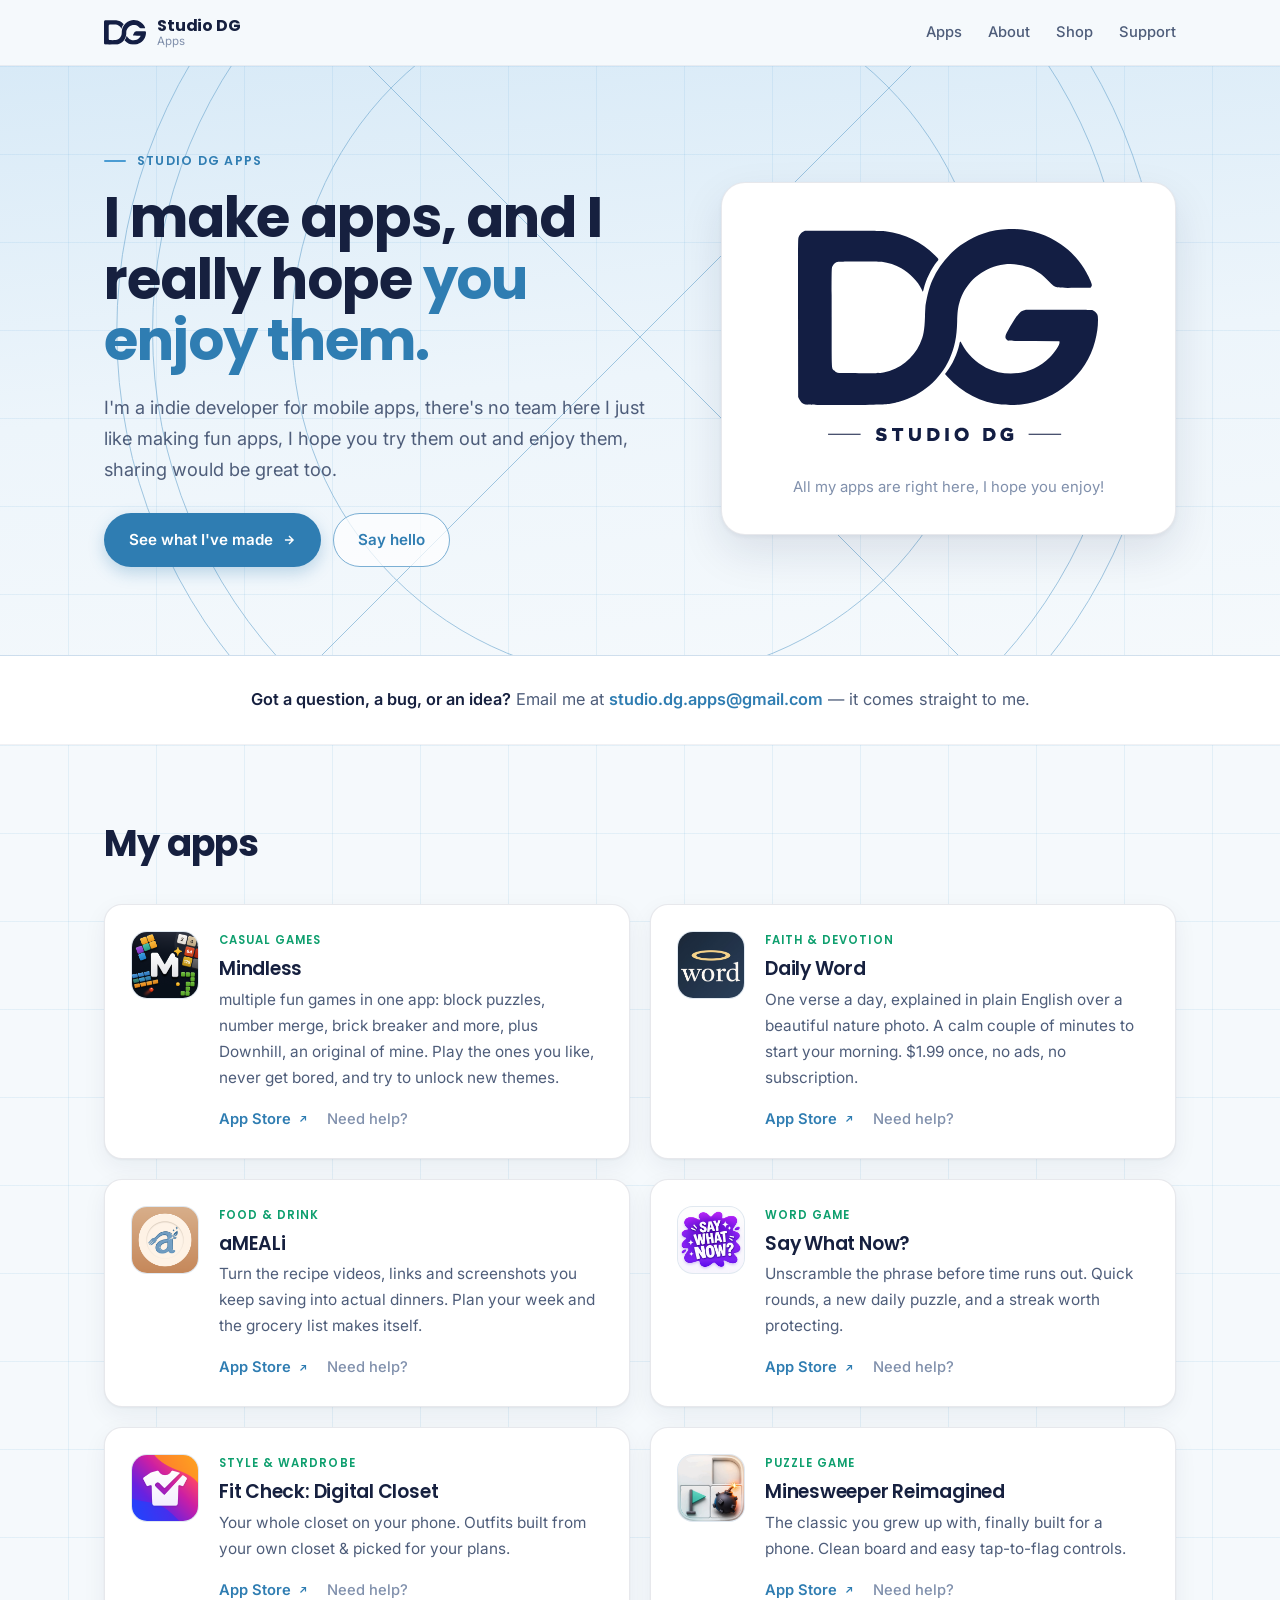
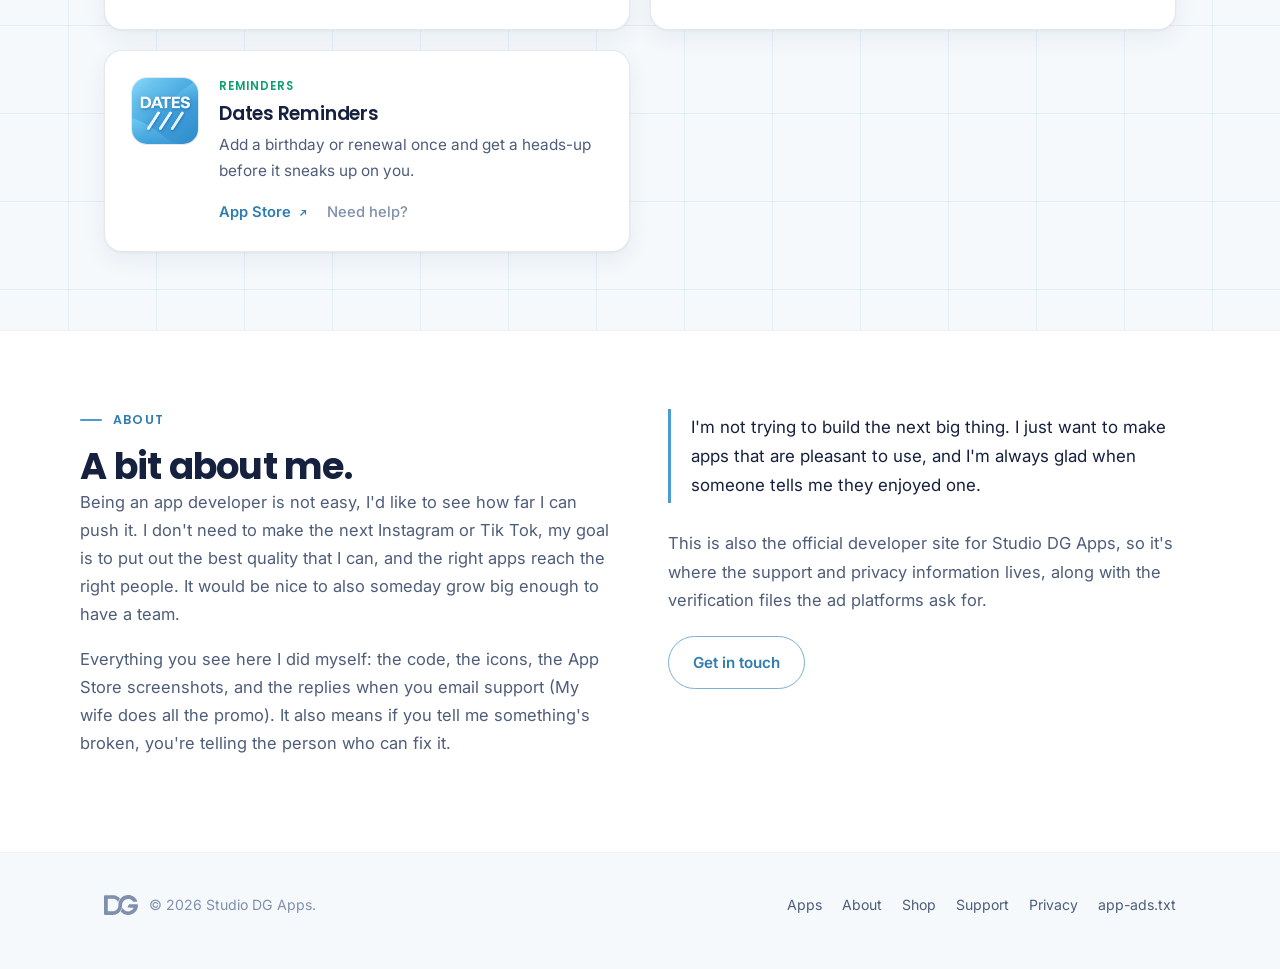
<file: index.html>
<!doctype html>
<html lang="en">
<head>
  <meta charset="utf-8" />
  <meta name="viewport" content="width=device-width, initial-scale=1" />
  <title>Studio DG Apps — iPhone apps made by one person</title>
  <meta name="description" content="Hello. I make Mobile apps — Each app put is made with lots of passion and with the end users' enjoyment in mind — and I hope you enjoy them." />
  <link rel="canonical" href="https://dgreen-28.github.io/" />

  <link rel="icon" href="assets/favicon.svg" type="image/svg+xml" />
  <link rel="icon" href="assets/favicon-32.png" sizes="32x32" />
  <link rel="apple-touch-icon" href="assets/apple-touch-icon.png" />
  <meta name="theme-color" content="#D8EAF7" />

  <meta property="og:type" content="website" />
  <meta property="og:title" content="Studio DG Apps — iPhone apps made by one person" />
  <meta property="og:description" content="I make iPhone apps, and I hope you enjoy them." />
  <meta property="og:url" content="https://dgreen-28.github.io/" />
  <meta property="og:image" content="https://dgreen-28.github.io/assets/og-image.png" />
  <meta name="twitter:card" content="summary_large_image" />

  <link rel="preconnect" href="https://fonts.googleapis.com" />
  <link rel="preconnect" href="https://fonts.gstatic.com" crossorigin />
  <link href="https://fonts.googleapis.com/css2?family=Poppins:wght@500;600;700&family=Inter:wght@400;500;600&display=swap" rel="stylesheet" />
  <link rel="stylesheet" href="styles.css" />

  <script type="application/ld+json">
  {"@context":"https://schema.org","@type":"Organization","name":"Studio DG Apps",
   "url":"https://dgreen-28.github.io/","logo":"https://dgreen-28.github.io/assets/icon-512.png"}
  </script>
</head>
<body>

  <svg width="0" height="0" style="position:absolute" aria-hidden="true"><symbol id="dg" viewBox="0 0 2351 1380"><path d="M56.8169 1376.22C34.8916 1368.79 21.651 1356.64 8.69514 1331.52L1.07824 1316.66L0.224039 698.907C-0.345449 144.531 -0.0606899 79.95 3.85454 67.4988C10.6172 46.7219 22.1493 31.9456 39.3052 21.8946L54.4678 12.9688H355.371C589.36 12.9688 662.468 13.8689 684.393 16.7942C843.28 38.9962 965.009 98.2517 1074.42 206.712C1105.1 236.94 1105.1 236.64 1089.87 255.616C1045.45 310.146 1001.88 399.33 985.012 470.136C982.164 481.687 979.103 491.438 978.249 491.438C977.395 491.438 972.626 482.287 967.287 470.661C941.161 413.206 875.314 345.325 809.538 307.971C765.688 283.369 707.173 263.792 656.844 257.266C639.688 255.166 577.828 254.266 470.693 254.866C320.561 255.766 309.812 256.066 300.558 261.392C286.748 269.118 275.5 280.669 269.094 294.02C263.47 305.271 263.47 310.896 263.755 690.732C264.324 1114.75 263.185 1086.62 281.765 1107.02C286.819 1112.65 295.86 1119.77 301.982 1123.3C313.229 1129.82 314.368 1129.82 477.74 1129.82C626.804 1129.82 644.743 1129.22 670.37 1124.2C796.938 1099.29 902.08 1016.04 955.826 898.726C983.659 838.27 991.276 796.492 995.191 688.031C996.9 642.727 998.822 601.548 999.676 596.448C1015.69 506.065 1028.93 457.76 1052.85 402.405C1128.24 229.364 1273.6 96.3015 1454.13 35.6209C1522.18 12.5187 1577.85 2.76786 1652.1 0.36764C1800.59 -4.3578 1939.76 36.521 2059.57 120.079C2136.3 173.709 2192.83 232.364 2242.09 309.996C2265.15 346.75 2295.26 407.805 2300.6 429.707C2303.66 442.759 2303.45 444.559 2298.04 451.91L2292.41 460.235L2171.75 461.135C2046.33 462.035 2031.16 461.135 2009.81 449.584C2004.18 446.359 1981.97 426.182 1960.62 404.88C1907.73 351.55 1864.73 321.922 1807.92 300.32C1732.25 271.593 1640.35 267.167 1561.33 288.769C1414.55 329.048 1305.42 436.008 1264.13 580.321C1253.17 618.575 1248.97 655.253 1247.26 727.56C1244.41 848.771 1227.04 932.629 1186.54 1020.31C1113.15 1180 969.422 1303.01 798.504 1352.44C727.674 1372.92 712.44 1374.95 591.851 1377.35C407.123 1381.47 70.7694 1380.57 56.9593 1376.15L56.8169 1376.22Z"/><path d="M1594.43 1376.15C1435.26 1358.97 1289.62 1283.96 1172.87 1158.93L1152.08 1136.72L1163.9 1121.05C1210.31 1060.29 1248.54 977.033 1263.99 904.726C1266.55 891.975 1270.18 881.625 1272.18 881.625C1273.88 881.625 1280.08 891.375 1285.7 903.226C1319.73 972.533 1397.04 1048.14 1473.28 1086.62C1640.28 1170.78 1841.38 1138.45 1971.86 1006.59C2015.43 962.407 2052.02 905.852 2049.46 886.575L2048.6 880.049L1848.93 878.549C1664.2 877.049 1648.39 876.749 1641.42 871.724C1618.92 856.347 1620.06 837.67 1645.62 794.991C1705.48 694.857 1715.1 680.006 1730.83 663.429C1744.92 648.578 1751.04 644.452 1766.85 639.127L1785.71 632.601H2042.19C2225.85 632.601 2301.17 633.501 2309.07 635.827C2323.66 640.552 2339.47 654.803 2345.66 669.28C2349.58 678.731 2351 688.857 2351 713.984C2351 768.814 2344.24 817.118 2327.94 879.299C2259.6 1141.82 2027.6 1340.67 1749.48 1374.72C1711.54 1379.45 1633.59 1380.05 1594.51 1375.92L1594.43 1376.15Z"/></symbol><symbol id="dg-lockup" viewBox="200 340 885 626"><g transform="translate(200.0,340.0) scale(0.37643556)"><path d="M56.8169 1376.22C34.8916 1368.79 21.651 1356.64 8.69514 1331.52L1.07824 1316.66L0.224039 698.907C-0.345449 144.531 -0.0606899 79.95 3.85454 67.4988C10.6172 46.7219 22.1493 31.9456 39.3052 21.8946L54.4678 12.9688H355.371C589.36 12.9688 662.468 13.8689 684.393 16.7942C843.28 38.9962 965.009 98.2517 1074.42 206.712C1105.1 236.94 1105.1 236.64 1089.87 255.616C1045.45 310.146 1001.88 399.33 985.012 470.136C982.164 481.687 979.103 491.438 978.249 491.438C977.395 491.438 972.626 482.287 967.287 470.661C941.161 413.206 875.314 345.325 809.538 307.971C765.688 283.369 707.173 263.792 656.844 257.266C639.688 255.166 577.828 254.266 470.693 254.866C320.561 255.766 309.812 256.066 300.558 261.392C286.748 269.118 275.5 280.669 269.094 294.02C263.47 305.271 263.47 310.896 263.755 690.732C264.324 1114.75 263.185 1086.62 281.765 1107.02C286.819 1112.65 295.86 1119.77 301.982 1123.3C313.229 1129.82 314.368 1129.82 477.74 1129.82C626.804 1129.82 644.743 1129.22 670.37 1124.2C796.938 1099.29 902.08 1016.04 955.826 898.726C983.659 838.27 991.276 796.492 995.191 688.031C996.9 642.727 998.822 601.548 999.676 596.448C1015.69 506.065 1028.93 457.76 1052.85 402.405C1128.24 229.364 1273.6 96.3015 1454.13 35.6209C1522.18 12.5187 1577.85 2.76786 1652.1 0.36764C1800.59 -4.3578 1939.76 36.521 2059.57 120.079C2136.3 173.709 2192.83 232.364 2242.09 309.996C2265.15 346.75 2295.26 407.805 2300.6 429.707C2303.66 442.759 2303.45 444.559 2298.04 451.91L2292.41 460.235L2171.75 461.135C2046.33 462.035 2031.16 461.135 2009.81 449.584C2004.18 446.359 1981.97 426.182 1960.62 404.88C1907.73 351.55 1864.73 321.922 1807.92 300.32C1732.25 271.593 1640.35 267.167 1561.33 288.769C1414.55 329.048 1305.42 436.008 1264.13 580.321C1253.17 618.575 1248.97 655.253 1247.26 727.56C1244.41 848.771 1227.04 932.629 1186.54 1020.31C1113.15 1180 969.422 1303.01 798.504 1352.44C727.674 1372.92 712.44 1374.95 591.851 1377.35C407.123 1381.47 70.7694 1380.57 56.9593 1376.15L56.8169 1376.22Z"/><path d="M1594.43 1376.15C1435.26 1358.97 1289.62 1283.96 1172.87 1158.93L1152.08 1136.72L1163.9 1121.05C1210.31 1060.29 1248.54 977.033 1263.99 904.726C1266.55 891.975 1270.18 881.625 1272.18 881.625C1273.88 881.625 1280.08 891.375 1285.7 903.226C1319.73 972.533 1397.04 1048.14 1473.28 1086.62C1640.28 1170.78 1841.38 1138.45 1971.86 1006.59C2015.43 962.407 2052.02 905.852 2049.46 886.575L2048.6 880.049L1848.93 878.549C1664.2 877.049 1648.39 876.749 1641.42 871.724C1618.92 856.347 1620.06 837.67 1645.62 794.991C1705.48 694.857 1715.1 680.006 1730.83 663.429C1744.92 648.578 1751.04 644.452 1766.85 639.127L1785.71 632.601H2042.19C2225.85 632.601 2301.17 633.501 2309.07 635.827C2323.66 640.552 2339.47 654.803 2345.66 669.28C2349.58 678.731 2351 688.857 2351 713.984C2351 768.814 2344.24 817.118 2327.94 879.299C2259.6 1141.82 2027.6 1340.67 1749.48 1374.72C1711.54 1379.45 1633.59 1380.05 1594.51 1375.92L1594.43 1376.15Z"/></g><g transform="translate(392.500,665.535) scale(0.93023256)"><path d="M50.41 322.50 c-2.73 -0.67 -6.52 -2.41 -8.85 -4.07 -2.29 -1.70 -2.29 -3.20 -0.04 -5.81 0.87 -1.03 1.86 -2.25 2.21 -2.77 0.91 -1.42 3.08 -1.30 4.94 0.24 4.54 3.75 11.10 4.58 13.71 1.82 1.98 -2.09 0.43 -3.32 -6.68 -5.17 -11.42 -3 -14.38 -5.81 -14.38 -13.43 0 -4.19 0.75 -6.32 3.12 -8.61 5.29 -5.17 16.35 -6.08 24.33 -2.01 4.98 2.49 5.37 3.99 2.25 8.10 -1.86 2.45 -2.21 2.73 -3.44 2.73 -0.83 0 -2.09 -0.47 -3.16 -1.15 -2.21 -1.42 -5.14 -2.41 -6.99 -2.41 -2.84 0 -5.69 2.09 -4.86 3.59 0.59 1.15 2.09 1.74 8.37 3.48 10.94 3 12.92 4.82 13.23 11.97 0.20 4.50 -0.43 6.91 -2.45 9.24 -1.54 1.82 -4.58 3.59 -7.51 4.35 -2.65 0.71 -10.78 0.67 -13.83 -0.08z M157.22 322.39 c-7.27 -2.33 -11.02 -6.95 -11.89 -14.50 -0.20 -1.94 -0.32 -8.77 -0.28 -15.17 l0.12 -11.65 5.21 -0.12 5.21 -0.12 0.12 13 0.12 12.96 0.99 1.94 c2.01 3.87 6.95 5.65 10.63 3.79 1.90 -0.99 3.79 -3.16 4.42 -5.06 0.32 -1.03 0.55 -5.65 0.63 -14.02 l0.16 -12.56 5.14 0 5.14 0 -0.12 14.93 c-0.12 14.73 -0.16 14.93 -1.11 17.22 -1.15 2.84 -4.54 6.64 -7.07 7.94 -3.36 1.66 -5.81 2.17 -10.67 2.13 -3.28 0 -5.21 -0.20 -6.76 -0.71z M305.40 322.54 c-5.93 -1.66 -11.14 -5.81 -13.59 -10.86 -2.41 -4.90 -2.92 -10.67 -1.46 -16.31 0.95 -3.83 2.33 -6.16 5.33 -9.16 4.23 -4.23 9.36 -6.12 16.51 -6.12 7.35 0 11.97 1.78 16.47 6.32 4.07 4.11 5.93 8.85 5.93 15.33 0 8.10 -3.04 13.87 -9.48 18.01 -3.95 2.57 -6.04 3.12 -12.25 3.28 -3.83 0.08 -5.93 -0.08 -7.47 -0.47z m11.30 -10.27 c4.07 -1.86 6.91 -6 6.99 -10.27 0.12 -6.44 -6.24 -12.56 -12.40 -11.97 -5.65 0.55 -10.74 5.93 -10.82 11.38 -0.04 3.83 2.49 8.10 6 10.15 3.79 2.25 6.48 2.41 10.23 0.71z M450.57 322.50 c-5.37 -1.30 -10.74 -5.33 -13.19 -9.95 -1.78 -3.36 -2.45 -6.32 -2.41 -10.94 0.04 -6.99 1.90 -11.65 6.36 -15.80 4.54 -4.23 10.03 -5.96 17.46 -5.61 5.53 0.28 9.88 1.74 13.59 4.54 1.03 0.79 1.26 1.22 1.26 2.53 0 1.30 -0.36 1.98 -2.25 4.27 -2.73 3.28 -3.52 3.44 -6.40 1.34 -2.80 -1.98 -6.08 -3.08 -8.49 -2.77 -4.15 0.47 -8.06 3.40 -9.84 7.31 -2.69 5.93 1.11 13.35 7.94 15.45 3.12 0.99 5.21 0.83 8.26 -0.63 2.13 -1.03 2.84 -2.33 2.29 -4.07 -0.24 -0.75 -0.63 -0.83 -4.66 -0.91 l-4.42 -0.12 0 -4.54 0 -4.54 9.80 -0.12 9.76 -0.08 0 9.44 0 9.48 -2.13 1.50 c-3.52 2.45 -4.62 3 -8.14 3.91 -3.99 1.07 -11.10 1.22 -14.77 0.32z M103.50 306.74 l0 -16 -6.12 0 -6.12 0 0 -4.94 0 -4.94 17.78 0 17.82 0 -0.12 4.86 -0.12 4.82 -6.20 0.12 -6.24 0.12 0 15.96 0 16 -5.33 0 -5.33 0 0 -16z M203.36 302.52 c-0.08 -11.14 -0.04 -20.58 0.04 -20.94 0.12 -0.67 0.91 -0.71 10.07 -0.71 11.30 0 13.79 0.36 18.25 2.57 3.83 1.86 7.51 5.73 9.05 9.52 0.95 2.29 1.15 3.44 1.30 7.27 0.28 7.23 -0.95 11.26 -4.70 15.21 -5.53 5.85 -10.86 7.31 -26.70 7.31 l-7.19 0 -0.12 -20.23z m20.42 9.32 c3.95 -1.38 7.70 -6.36 7.70 -10.23 0 -3.59 -2.84 -7.70 -6.64 -9.56 -1.98 -0.95 -2.80 -1.11 -6.68 -1.26 l-4.46 -0.12 0 10.82 c0 5.96 0.12 10.98 0.32 11.14 0.47 0.55 7.66 -0.04 9.76 -0.79z M260.33 301.80 l0 -20.94 5.33 0 5.33 0 0 20.94 0 20.94 -5.33 0 -5.33 0 0 -20.94z M380.81 301.80 l0 -20.94 10.19 0 c7.43 0 10.90 0.16 12.92 0.59 8.61 1.82 14.50 8.14 15.68 16.87 1.42 10.63 -3.67 19.28 -13.35 22.64 -3.48 1.22 -9.20 1.70 -19.79 1.74 l-5.65 0.04 0 -20.94z m20.27 10.03 c2.57 -0.87 5.89 -3.95 6.99 -6.52 2.17 -5.14 -0.20 -10.71 -5.77 -13.43 -1.62 -0.79 -2.65 -0.95 -6.56 -1.07 l-4.66 -0.16 0 10.82 c0 5.96 0.12 10.98 0.32 11.18 0.47 0.47 7.62 -0.12 9.68 -0.83z"/></g><rect x="288.71" y="944" width="96" height="3"/><rect x="880.29" y="944" width="96" height="3"/></symbol></svg>

  <header class="site-header">
    <nav class="nav" aria-label="Main">
      <a class="brand" href="index.html">
        <svg viewBox="0 0 2351 1380" fill="currentColor" aria-hidden="true"><use href="#dg" /></svg>
        <span class="brand-text">
          <span class="brand-name">Studio DG</span>
          <span class="brand-sub">Apps</span>
        </span>
      </a>
      <div class="nav-links">
        <a href="#apps">Apps</a>
        <a href="#about">About</a>
        <a href="shop.html">Shop</a>
        <a href="support.html">Support</a>
      </div>
    </nav>
  </header>

  <main>

    <section class="hero sheet">
      <svg class="sheet-rings" viewBox="0 0 1254 1254" aria-hidden="true">
        <circle cx="627" cy="621" r="556" />
        <circle cx="627" cy="621" r="518" />
        <circle cx="627" cy="621" r="370" />
        <line x1="0" y1="0" x2="1254" y2="1254" />
        <line x1="1254" y1="0" x2="0" y2="1254" />
      </svg>

      <div class="wrap hero-grid">
        <div>
          <p class="eyebrow">Studio DG Apps</p>
          <h1>I make apps, and I really hope <em>you enjoy them.</em></h1>
          <p class="lead">
            I'm a indie developer for mobile apps, there's no team
            here I just like making fun apps, I hope you try them out 
            and enjoy them, sharing would be great too.
          </p>
          <div class="actions">
            <a class="button primary" href="#apps">
              See what I've made
              <svg width="14" height="14" viewBox="0 0 24 24" fill="none" stroke="currentColor" stroke-width="2.4" aria-hidden="true"><path d="M5 12h13M12 5l7 7-7 7"/></svg>
            </a>
            <a class="button secondary" href="support.html">Say hello</a>
          </div>
        </div>

        <div class="hero-card">
          <div class="lockup">
            <svg viewBox="0 0 885 626" fill="currentColor" role="img" aria-label="Studio DG"><use href="#dg-lockup" width="885" height="626" /></svg>
          </div>
          <p class="caption">All my apps are right here, I hope you enjoy!</p>
        </div>
      </div>
    </section>

    <section class="band">
      <div class="band-inner">
        <p>
          <strong>Got a question, a bug, or an idea?</strong>
          Email me at <a href="mailto:studio.dg.apps@gmail.com" style="color:var(--carolina-d);font-weight:600;text-decoration:none">studio.dg.apps@gmail.com</a> — it comes straight to me.
        </p>
      </div>
    </section>

    <section id="apps" class="section sheet">
      <div class="wrap">
        <div class="section-heading">
          <h2>My apps</h2>
        </div>

        <div class="apps">

          <article class="app-card">
            <div class="app-icon">
              <img src="assets/app-mindless.png" alt="Mindless app icon" width="512" height="512" loading="lazy" />
            </div>
            <div>
              <div class="app-topline">Casual Games</div>
              <h3>Mindless</h3>
              <p>
                multiple fun games in one app: block puzzles, number merge, brick
                breaker and more, plus Downhill, an original of mine. Play the
                ones you like, never get bored, and try to unlock new themes.
              </p>
              <div class="card-actions">
                <a href="https://apps.apple.com/app/id6808704654" target="_blank" rel="noopener">
                  App Store
                  <svg width="12" height="12" viewBox="0 0 24 24" fill="none" stroke="currentColor" stroke-width="2.4" aria-hidden="true"><path d="M7 17 17 7M9 7h8v8"/></svg>
                </a>
                <a class="sub" href="support.html">Need help?</a>
              </div>
            </div>
          </article>

          <article class="app-card">
            <div class="app-icon">
              <img src="assets/app-daily-word.png" alt="Daily Word app icon" width="512" height="512" loading="lazy" />
            </div>
            <div>
              <div class="app-topline">Faith &amp; Devotion</div>
              <h3>Daily Word</h3>
              <p>
                One verse a day, explained in plain English over a beautiful
                nature photo. A calm couple of minutes to start your morning.
                $1.99 once, no ads, no subscription.
              </p>
              <div class="card-actions">
                <a href="https://apps.apple.com/us/app/daily-word-bible-app/id6778616137" target="_blank" rel="noopener">
                  App Store
                  <svg width="12" height="12" viewBox="0 0 24 24" fill="none" stroke="currentColor" stroke-width="2.4" aria-hidden="true"><path d="M7 17 17 7M9 7h8v8"/></svg>
                </a>
                <a class="sub" href="support.html">Need help?</a>
              </div>
            </div>
          </article>

          <article class="app-card">
            <div class="app-icon">
              <img src="assets/app-ameali.png" alt="aMEALi app icon" width="512" height="512" loading="lazy" />
            </div>
            <div>
              <div class="app-topline">Food &amp; Drink</div>
              <h3>aMEALi</h3>
              <p>
                Turn the recipe videos, links and screenshots you keep saving
                into actual dinners. Plan your week and the grocery list
                makes itself.
              </p>
              <div class="card-actions">
                <a href="https://apps.apple.com/us/app/id6740216761" target="_blank" rel="noopener">
                  App Store
                  <svg width="12" height="12" viewBox="0 0 24 24" fill="none" stroke="currentColor" stroke-width="2.4" aria-hidden="true"><path d="M7 17 17 7M9 7h8v8"/></svg>
                </a>
                <a class="sub" href="support.html">Need help?</a>
              </div>
            </div>
          </article>

          <article class="app-card">
            <div class="app-icon">
              <img src="assets/app-say-what-now.png" alt="Say What Now? app icon" width="512" height="512" loading="lazy" />
            </div>
            <div>
              <div class="app-topline">Word Game</div>
              <h3>Say What Now?</h3>
              <p>
                Unscramble the phrase before time runs out. Quick rounds, a
                new daily puzzle, and a streak worth protecting.
              </p>
              <div class="card-actions">
                <a href="https://apps.apple.com/app/id6740370659" target="_blank" rel="noopener">
                  App Store
                  <svg width="12" height="12" viewBox="0 0 24 24" fill="none" stroke="currentColor" stroke-width="2.4" aria-hidden="true"><path d="M7 17 17 7M9 7h8v8"/></svg>
                </a>
                <a class="sub" href="support.html">Need help?</a>
              </div>
            </div>
          </article>

          <article class="app-card">
            <div class="app-icon">
              <img src="assets/app-fit-check-pro.png" alt="Fit Check Pro app icon" width="512" height="512" loading="lazy" />
            </div>
            <div>
              <div class="app-topline">Style &amp; Wardrobe</div>
              <h3>Fit Check: Digital Closet</h3>
              <p>
                Your whole closet on your phone.
                Outfits built from your own closet & picked for your plans.
              </p>
              <div class="card-actions">
                <a href="https://apps.apple.com/us/app/fit-check-pro/id6733221964" target="_blank" rel="noopener">
                  App Store
                  <svg width="12" height="12" viewBox="0 0 24 24" fill="none" stroke="currentColor" stroke-width="2.4" aria-hidden="true"><path d="M7 17 17 7M9 7h8v8"/></svg>
                </a>
                <a class="sub" href="support.html">Need help?</a>
              </div>
            </div>
          </article>

          <article class="app-card">
            <div class="app-icon">
              <img src="assets/app-minesweeper.png" alt="Minesweeper Reimagined app icon" width="512" height="512" loading="lazy" />
            </div>
            <div>
              <div class="app-topline">Puzzle Game</div>
              <h3>Minesweeper Reimagined</h3>
              <p>
                The classic you grew up with, finally built for a phone. Clean
                board and easy tap-to-flag controls.
              </p>
              <div class="card-actions">
                <a href="https://apps.apple.com/us/app/minesweeper-reimagined/id6740152764" target="_blank" rel="noopener">
                  App Store
                  <svg width="12" height="12" viewBox="0 0 24 24" fill="none" stroke="currentColor" stroke-width="2.4" aria-hidden="true"><path d="M7 17 17 7M9 7h8v8"/></svg>
                </a>
                <a class="sub" href="support.html">Need help?</a>
              </div>
            </div>
          </article>

          <article class="app-card">
            <div class="app-icon">
              <img src="assets/app-dates.png" alt="Dates app icon" width="512" height="512" loading="lazy" />
            </div>
            <div>
              <div class="app-topline">Reminders</div>
              <h3>Dates Reminders</h3>
              <p>
                Add a birthday or renewal once and get a heads-up before it
                sneaks up on you.
              </p>
              <div class="card-actions">
                <a href="https://apps.apple.com/us/app/dates-reminders/id6698850287" target="_blank" rel="noopener">
                  App Store
                  <svg width="12" height="12" viewBox="0 0 24 24" fill="none" stroke="currentColor" stroke-width="2.4" aria-hidden="true"><path d="M7 17 17 7M9 7h8v8"/></svg>
                </a>
                <a class="sub" href="support.html">Need help?</a>
              </div>
            </div>
          </article>

        </div>
      </div>
    </section>

    <section id="about" class="about">
      <div class="wrap section about-grid">
        <div>
          <p class="eyebrow">About</p>
          <h2>A bit about me.</h2>
          <p>
            Being an app developer is not easy, I'd like to see how far
            I can push it. I don't need to make the next Instagram or Tik
            Tok, my goal is to put out the best quality that I can, and the 
            right apps reach the right people. It would be nice to also someday
            grow big enough to have a team.
          </p>
          <p>
            Everything you see here I did myself: the code, the icons, the App
            Store screenshots, and the replies when you email support (My wife
            does all the promo). It also means if you tell me something's broken,
            you're telling the person who can fix it.
          </p>
        </div>
        <div>
          <p class="note">
            I'm not trying to build the next big thing. I just want to make apps
            that are pleasant to use, and I'm always glad when someone tells me
            they enjoyed one.
          </p>
          <p style="margin-top:26px">
            This is also the official developer site for Studio DG Apps, so it's
            where the support and privacy information lives, along with the
            verification files the ad platforms ask for.
          </p>
          <div class="actions" style="margin-top:22px">
            <a class="button secondary" href="support.html">Get in touch</a>
          </div>
        </div>
      </div>
    </section>

  </main>

  <footer class="footer">
    <div class="footer-inner">
      <div class="footer-brand">
        <svg viewBox="0 0 2351 1380" fill="currentColor" aria-hidden="true"><use href="#dg" /></svg>
        <p>&copy; <span id="year"></span> Studio DG Apps.</p>
      </div>
      <div class="footer-links">
        <a href="#apps">Apps</a>
        <a href="#about">About</a>
        <a href="shop.html">Shop</a>
        <a href="support.html">Support</a>
        <a href="privacy.html">Privacy</a>
        <a href="app-ads.txt">app-ads.txt</a>
      </div>
    </div>
  </footer>

  <script>
    document.getElementById('year').textContent = new Date().getFullYear();
  </script>
</body>
</html>
</file>
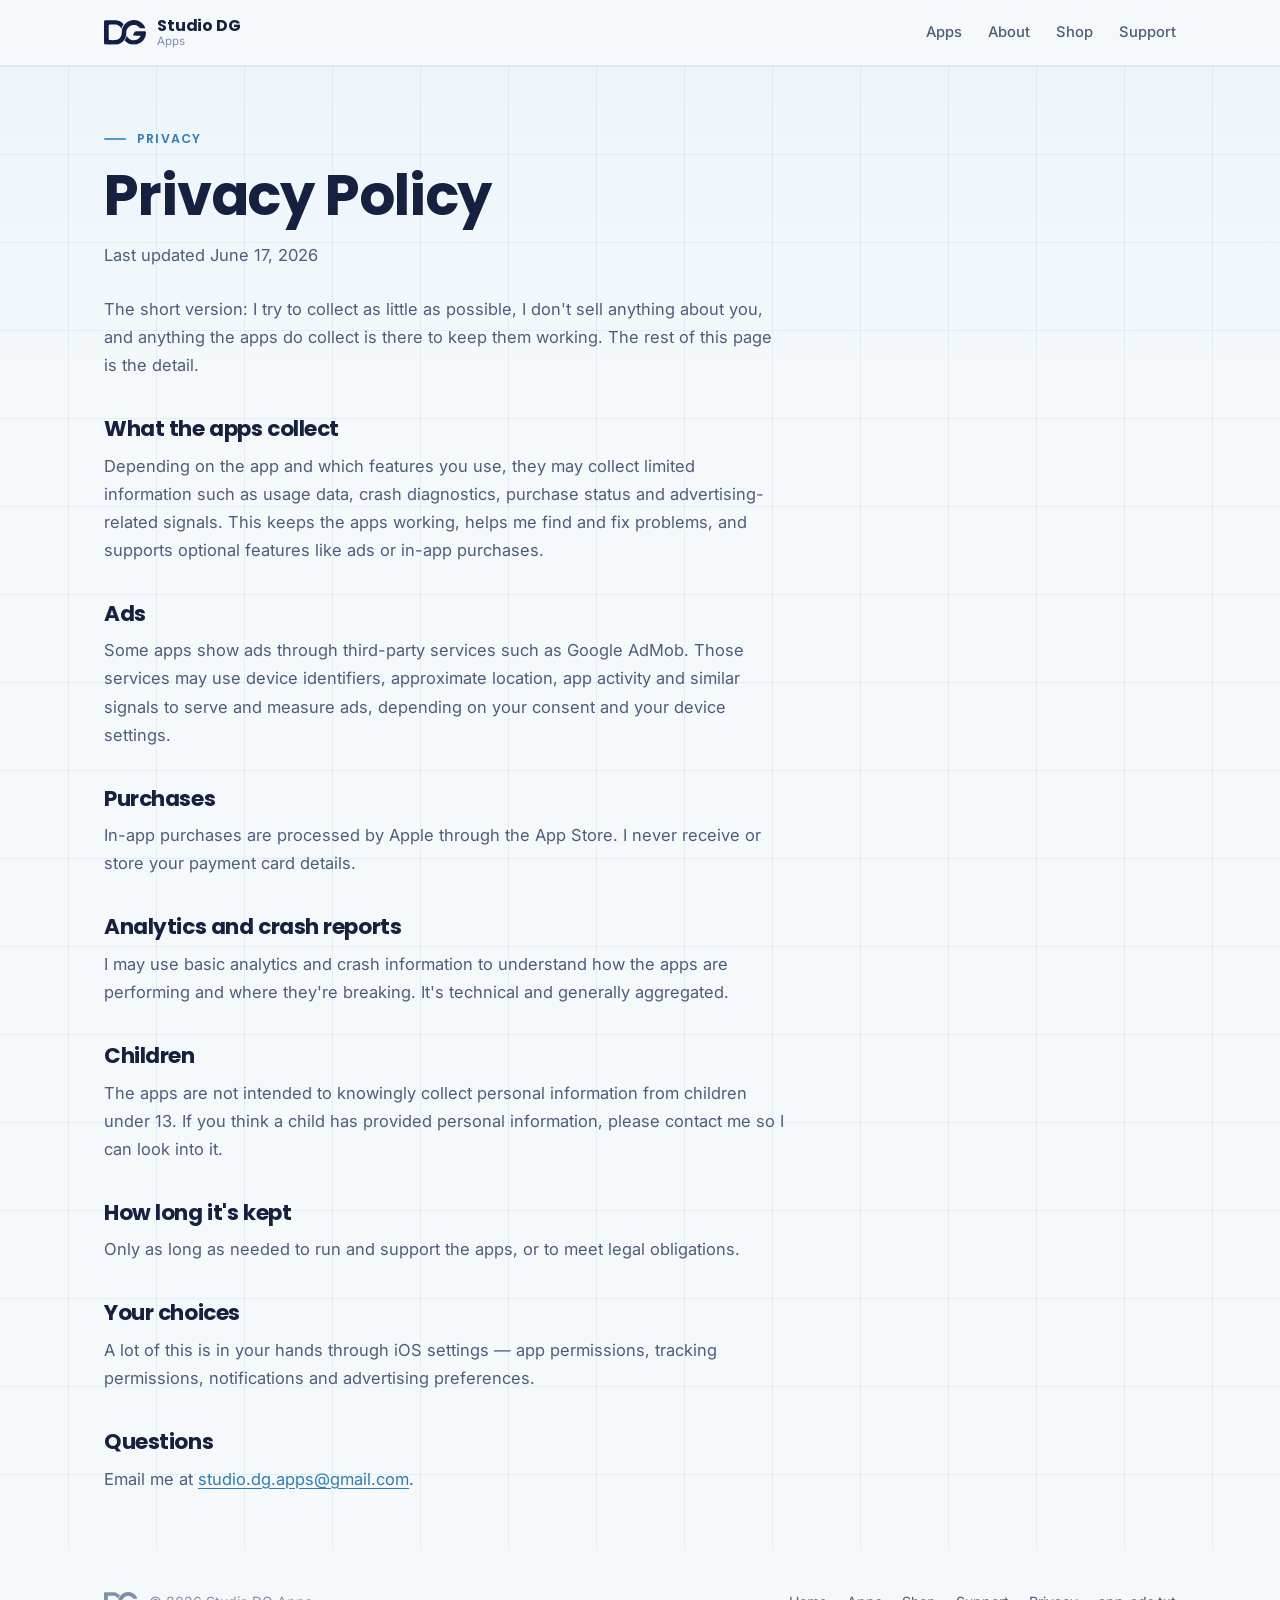
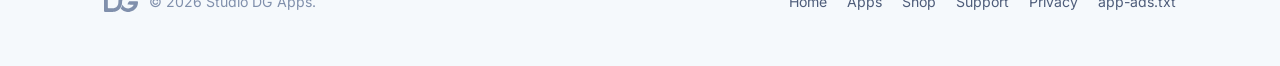
<file: privacy.html>
<!doctype html>
<html lang="en">
<head>
  <meta charset="utf-8" />
  <meta name="viewport" content="width=device-width, initial-scale=1" />
  <title>Privacy Policy | Studio DG Apps</title>
  <meta name="description" content="How the Studio DG apps handle your information." />
  <link rel="canonical" href="https://dgreen-28.github.io/privacy.html" />

  <link rel="icon" href="assets/favicon.svg" type="image/svg+xml" />
  <link rel="icon" href="assets/favicon-32.png" sizes="32x32" />
  <link rel="apple-touch-icon" href="assets/apple-touch-icon.png" />
  <meta name="theme-color" content="#D8EAF7" />
  <meta property="og:title" content="Privacy Policy | Studio DG Apps" />
  <meta property="og:description" content="How the Studio DG apps handle your information." />
  <meta property="og:image" content="https://dgreen-28.github.io/assets/og-image.png" />
  <meta name="twitter:card" content="summary_large_image" />

  <link rel="preconnect" href="https://fonts.googleapis.com" />
  <link rel="preconnect" href="https://fonts.gstatic.com" crossorigin />
  <link href="https://fonts.googleapis.com/css2?family=Poppins:wght@500;600;700&family=Inter:wght@400;500;600&display=swap" rel="stylesheet" />
  <link rel="stylesheet" href="styles.css" />
</head>
<body>

  <svg width="0" height="0" style="position:absolute" aria-hidden="true"><symbol id="dg" viewBox="0 0 2351 1380"><path d="M56.8169 1376.22C34.8916 1368.79 21.651 1356.64 8.69514 1331.52L1.07824 1316.66L0.224039 698.907C-0.345449 144.531 -0.0606899 79.95 3.85454 67.4988C10.6172 46.7219 22.1493 31.9456 39.3052 21.8946L54.4678 12.9688H355.371C589.36 12.9688 662.468 13.8689 684.393 16.7942C843.28 38.9962 965.009 98.2517 1074.42 206.712C1105.1 236.94 1105.1 236.64 1089.87 255.616C1045.45 310.146 1001.88 399.33 985.012 470.136C982.164 481.687 979.103 491.438 978.249 491.438C977.395 491.438 972.626 482.287 967.287 470.661C941.161 413.206 875.314 345.325 809.538 307.971C765.688 283.369 707.173 263.792 656.844 257.266C639.688 255.166 577.828 254.266 470.693 254.866C320.561 255.766 309.812 256.066 300.558 261.392C286.748 269.118 275.5 280.669 269.094 294.02C263.47 305.271 263.47 310.896 263.755 690.732C264.324 1114.75 263.185 1086.62 281.765 1107.02C286.819 1112.65 295.86 1119.77 301.982 1123.3C313.229 1129.82 314.368 1129.82 477.74 1129.82C626.804 1129.82 644.743 1129.22 670.37 1124.2C796.938 1099.29 902.08 1016.04 955.826 898.726C983.659 838.27 991.276 796.492 995.191 688.031C996.9 642.727 998.822 601.548 999.676 596.448C1015.69 506.065 1028.93 457.76 1052.85 402.405C1128.24 229.364 1273.6 96.3015 1454.13 35.6209C1522.18 12.5187 1577.85 2.76786 1652.1 0.36764C1800.59 -4.3578 1939.76 36.521 2059.57 120.079C2136.3 173.709 2192.83 232.364 2242.09 309.996C2265.15 346.75 2295.26 407.805 2300.6 429.707C2303.66 442.759 2303.45 444.559 2298.04 451.91L2292.41 460.235L2171.75 461.135C2046.33 462.035 2031.16 461.135 2009.81 449.584C2004.18 446.359 1981.97 426.182 1960.62 404.88C1907.73 351.55 1864.73 321.922 1807.92 300.32C1732.25 271.593 1640.35 267.167 1561.33 288.769C1414.55 329.048 1305.42 436.008 1264.13 580.321C1253.17 618.575 1248.97 655.253 1247.26 727.56C1244.41 848.771 1227.04 932.629 1186.54 1020.31C1113.15 1180 969.422 1303.01 798.504 1352.44C727.674 1372.92 712.44 1374.95 591.851 1377.35C407.123 1381.47 70.7694 1380.57 56.9593 1376.15L56.8169 1376.22Z"/><path d="M1594.43 1376.15C1435.26 1358.97 1289.62 1283.96 1172.87 1158.93L1152.08 1136.72L1163.9 1121.05C1210.31 1060.29 1248.54 977.033 1263.99 904.726C1266.55 891.975 1270.18 881.625 1272.18 881.625C1273.88 881.625 1280.08 891.375 1285.7 903.226C1319.73 972.533 1397.04 1048.14 1473.28 1086.62C1640.28 1170.78 1841.38 1138.45 1971.86 1006.59C2015.43 962.407 2052.02 905.852 2049.46 886.575L2048.6 880.049L1848.93 878.549C1664.2 877.049 1648.39 876.749 1641.42 871.724C1618.92 856.347 1620.06 837.67 1645.62 794.991C1705.48 694.857 1715.1 680.006 1730.83 663.429C1744.92 648.578 1751.04 644.452 1766.85 639.127L1785.71 632.601H2042.19C2225.85 632.601 2301.17 633.501 2309.07 635.827C2323.66 640.552 2339.47 654.803 2345.66 669.28C2349.58 678.731 2351 688.857 2351 713.984C2351 768.814 2344.24 817.118 2327.94 879.299C2259.6 1141.82 2027.6 1340.67 1749.48 1374.72C1711.54 1379.45 1633.59 1380.05 1594.51 1375.92L1594.43 1376.15Z"/></symbol><symbol id="dg-lockup" viewBox="200 340 885 626"><g transform="translate(200.0,340.0) scale(0.37643556)"><path d="M56.8169 1376.22C34.8916 1368.79 21.651 1356.64 8.69514 1331.52L1.07824 1316.66L0.224039 698.907C-0.345449 144.531 -0.0606899 79.95 3.85454 67.4988C10.6172 46.7219 22.1493 31.9456 39.3052 21.8946L54.4678 12.9688H355.371C589.36 12.9688 662.468 13.8689 684.393 16.7942C843.28 38.9962 965.009 98.2517 1074.42 206.712C1105.1 236.94 1105.1 236.64 1089.87 255.616C1045.45 310.146 1001.88 399.33 985.012 470.136C982.164 481.687 979.103 491.438 978.249 491.438C977.395 491.438 972.626 482.287 967.287 470.661C941.161 413.206 875.314 345.325 809.538 307.971C765.688 283.369 707.173 263.792 656.844 257.266C639.688 255.166 577.828 254.266 470.693 254.866C320.561 255.766 309.812 256.066 300.558 261.392C286.748 269.118 275.5 280.669 269.094 294.02C263.47 305.271 263.47 310.896 263.755 690.732C264.324 1114.75 263.185 1086.62 281.765 1107.02C286.819 1112.65 295.86 1119.77 301.982 1123.3C313.229 1129.82 314.368 1129.82 477.74 1129.82C626.804 1129.82 644.743 1129.22 670.37 1124.2C796.938 1099.29 902.08 1016.04 955.826 898.726C983.659 838.27 991.276 796.492 995.191 688.031C996.9 642.727 998.822 601.548 999.676 596.448C1015.69 506.065 1028.93 457.76 1052.85 402.405C1128.24 229.364 1273.6 96.3015 1454.13 35.6209C1522.18 12.5187 1577.85 2.76786 1652.1 0.36764C1800.59 -4.3578 1939.76 36.521 2059.57 120.079C2136.3 173.709 2192.83 232.364 2242.09 309.996C2265.15 346.75 2295.26 407.805 2300.6 429.707C2303.66 442.759 2303.45 444.559 2298.04 451.91L2292.41 460.235L2171.75 461.135C2046.33 462.035 2031.16 461.135 2009.81 449.584C2004.18 446.359 1981.97 426.182 1960.62 404.88C1907.73 351.55 1864.73 321.922 1807.92 300.32C1732.25 271.593 1640.35 267.167 1561.33 288.769C1414.55 329.048 1305.42 436.008 1264.13 580.321C1253.17 618.575 1248.97 655.253 1247.26 727.56C1244.41 848.771 1227.04 932.629 1186.54 1020.31C1113.15 1180 969.422 1303.01 798.504 1352.44C727.674 1372.92 712.44 1374.95 591.851 1377.35C407.123 1381.47 70.7694 1380.57 56.9593 1376.15L56.8169 1376.22Z"/><path d="M1594.43 1376.15C1435.26 1358.97 1289.62 1283.96 1172.87 1158.93L1152.08 1136.72L1163.9 1121.05C1210.31 1060.29 1248.54 977.033 1263.99 904.726C1266.55 891.975 1270.18 881.625 1272.18 881.625C1273.88 881.625 1280.08 891.375 1285.7 903.226C1319.73 972.533 1397.04 1048.14 1473.28 1086.62C1640.28 1170.78 1841.38 1138.45 1971.86 1006.59C2015.43 962.407 2052.02 905.852 2049.46 886.575L2048.6 880.049L1848.93 878.549C1664.2 877.049 1648.39 876.749 1641.42 871.724C1618.92 856.347 1620.06 837.67 1645.62 794.991C1705.48 694.857 1715.1 680.006 1730.83 663.429C1744.92 648.578 1751.04 644.452 1766.85 639.127L1785.71 632.601H2042.19C2225.85 632.601 2301.17 633.501 2309.07 635.827C2323.66 640.552 2339.47 654.803 2345.66 669.28C2349.58 678.731 2351 688.857 2351 713.984C2351 768.814 2344.24 817.118 2327.94 879.299C2259.6 1141.82 2027.6 1340.67 1749.48 1374.72C1711.54 1379.45 1633.59 1380.05 1594.51 1375.92L1594.43 1376.15Z"/></g><g transform="translate(392.500,665.535) scale(0.93023256)"><path d="M50.41 322.50 c-2.73 -0.67 -6.52 -2.41 -8.85 -4.07 -2.29 -1.70 -2.29 -3.20 -0.04 -5.81 0.87 -1.03 1.86 -2.25 2.21 -2.77 0.91 -1.42 3.08 -1.30 4.94 0.24 4.54 3.75 11.10 4.58 13.71 1.82 1.98 -2.09 0.43 -3.32 -6.68 -5.17 -11.42 -3 -14.38 -5.81 -14.38 -13.43 0 -4.19 0.75 -6.32 3.12 -8.61 5.29 -5.17 16.35 -6.08 24.33 -2.01 4.98 2.49 5.37 3.99 2.25 8.10 -1.86 2.45 -2.21 2.73 -3.44 2.73 -0.83 0 -2.09 -0.47 -3.16 -1.15 -2.21 -1.42 -5.14 -2.41 -6.99 -2.41 -2.84 0 -5.69 2.09 -4.86 3.59 0.59 1.15 2.09 1.74 8.37 3.48 10.94 3 12.92 4.82 13.23 11.97 0.20 4.50 -0.43 6.91 -2.45 9.24 -1.54 1.82 -4.58 3.59 -7.51 4.35 -2.65 0.71 -10.78 0.67 -13.83 -0.08z M157.22 322.39 c-7.27 -2.33 -11.02 -6.95 -11.89 -14.50 -0.20 -1.94 -0.32 -8.77 -0.28 -15.17 l0.12 -11.65 5.21 -0.12 5.21 -0.12 0.12 13 0.12 12.96 0.99 1.94 c2.01 3.87 6.95 5.65 10.63 3.79 1.90 -0.99 3.79 -3.16 4.42 -5.06 0.32 -1.03 0.55 -5.65 0.63 -14.02 l0.16 -12.56 5.14 0 5.14 0 -0.12 14.93 c-0.12 14.73 -0.16 14.93 -1.11 17.22 -1.15 2.84 -4.54 6.64 -7.07 7.94 -3.36 1.66 -5.81 2.17 -10.67 2.13 -3.28 0 -5.21 -0.20 -6.76 -0.71z M305.40 322.54 c-5.93 -1.66 -11.14 -5.81 -13.59 -10.86 -2.41 -4.90 -2.92 -10.67 -1.46 -16.31 0.95 -3.83 2.33 -6.16 5.33 -9.16 4.23 -4.23 9.36 -6.12 16.51 -6.12 7.35 0 11.97 1.78 16.47 6.32 4.07 4.11 5.93 8.85 5.93 15.33 0 8.10 -3.04 13.87 -9.48 18.01 -3.95 2.57 -6.04 3.12 -12.25 3.28 -3.83 0.08 -5.93 -0.08 -7.47 -0.47z m11.30 -10.27 c4.07 -1.86 6.91 -6 6.99 -10.27 0.12 -6.44 -6.24 -12.56 -12.40 -11.97 -5.65 0.55 -10.74 5.93 -10.82 11.38 -0.04 3.83 2.49 8.10 6 10.15 3.79 2.25 6.48 2.41 10.23 0.71z M450.57 322.50 c-5.37 -1.30 -10.74 -5.33 -13.19 -9.95 -1.78 -3.36 -2.45 -6.32 -2.41 -10.94 0.04 -6.99 1.90 -11.65 6.36 -15.80 4.54 -4.23 10.03 -5.96 17.46 -5.61 5.53 0.28 9.88 1.74 13.59 4.54 1.03 0.79 1.26 1.22 1.26 2.53 0 1.30 -0.36 1.98 -2.25 4.27 -2.73 3.28 -3.52 3.44 -6.40 1.34 -2.80 -1.98 -6.08 -3.08 -8.49 -2.77 -4.15 0.47 -8.06 3.40 -9.84 7.31 -2.69 5.93 1.11 13.35 7.94 15.45 3.12 0.99 5.21 0.83 8.26 -0.63 2.13 -1.03 2.84 -2.33 2.29 -4.07 -0.24 -0.75 -0.63 -0.83 -4.66 -0.91 l-4.42 -0.12 0 -4.54 0 -4.54 9.80 -0.12 9.76 -0.08 0 9.44 0 9.48 -2.13 1.50 c-3.52 2.45 -4.62 3 -8.14 3.91 -3.99 1.07 -11.10 1.22 -14.77 0.32z M103.50 306.74 l0 -16 -6.12 0 -6.12 0 0 -4.94 0 -4.94 17.78 0 17.82 0 -0.12 4.86 -0.12 4.82 -6.20 0.12 -6.24 0.12 0 15.96 0 16 -5.33 0 -5.33 0 0 -16z M203.36 302.52 c-0.08 -11.14 -0.04 -20.58 0.04 -20.94 0.12 -0.67 0.91 -0.71 10.07 -0.71 11.30 0 13.79 0.36 18.25 2.57 3.83 1.86 7.51 5.73 9.05 9.52 0.95 2.29 1.15 3.44 1.30 7.27 0.28 7.23 -0.95 11.26 -4.70 15.21 -5.53 5.85 -10.86 7.31 -26.70 7.31 l-7.19 0 -0.12 -20.23z m20.42 9.32 c3.95 -1.38 7.70 -6.36 7.70 -10.23 0 -3.59 -2.84 -7.70 -6.64 -9.56 -1.98 -0.95 -2.80 -1.11 -6.68 -1.26 l-4.46 -0.12 0 10.82 c0 5.96 0.12 10.98 0.32 11.14 0.47 0.55 7.66 -0.04 9.76 -0.79z M260.33 301.80 l0 -20.94 5.33 0 5.33 0 0 20.94 0 20.94 -5.33 0 -5.33 0 0 -20.94z M380.81 301.80 l0 -20.94 10.19 0 c7.43 0 10.90 0.16 12.92 0.59 8.61 1.82 14.50 8.14 15.68 16.87 1.42 10.63 -3.67 19.28 -13.35 22.64 -3.48 1.22 -9.20 1.70 -19.79 1.74 l-5.65 0.04 0 -20.94z m20.27 10.03 c2.57 -0.87 5.89 -3.95 6.99 -6.52 2.17 -5.14 -0.20 -10.71 -5.77 -13.43 -1.62 -0.79 -2.65 -0.95 -6.56 -1.07 l-4.66 -0.16 0 10.82 c0 5.96 0.12 10.98 0.32 11.18 0.47 0.47 7.62 -0.12 9.68 -0.83z"/></g><rect x="288.71" y="944" width="96" height="3"/><rect x="880.29" y="944" width="96" height="3"/></symbol></svg>

  <header class="site-header">
    <nav class="nav" aria-label="Main">
      <a class="brand" href="index.html">
        <svg viewBox="0 0 2351 1380" fill="currentColor" aria-hidden="true"><use href="#dg" /></svg>
        <span class="brand-text">
          <span class="brand-name">Studio DG</span>
          <span class="brand-sub">Apps</span>
        </span>
      </a>
      <div class="nav-links">
        <a href="index.html#apps">Apps</a>
        <a href="index.html#about">About</a>
        <a href="shop.html">Shop</a>
        <a href="support.html">Support</a>
      </div>
    </nav>
  </header>

  <main class="page sheet">
    <div class="wrap">
      <p class="eyebrow">Privacy</p>
      <h1>Privacy Policy</h1>
      <p class="meta">Last updated June 17, 2026</p>

      <div class="prose" style="margin-top:26px">
        <p>
          The short version: I try to collect as little as possible, I don't sell
          anything about you, and anything the apps do collect is there to keep
          them working. The rest of this page is the detail.
        </p>

        <h2>What the apps collect</h2>
        <p>
          Depending on the app and which features you use, they may collect limited
          information such as usage data, crash diagnostics, purchase status and
          advertising-related signals. This keeps the apps working, helps me find
          and fix problems, and supports optional features like ads or in-app
          purchases.
        </p>

        <h2>Ads</h2>
        <p>
          Some apps show ads through third-party services such as Google AdMob.
          Those services may use device identifiers, approximate location, app
          activity and similar signals to serve and measure ads, depending on your
          consent and your device settings.
        </p>

        <h2>Purchases</h2>
        <p>
          In-app purchases are processed by Apple through the App Store. I never
          receive or store your payment card details.
        </p>

        <h2>Analytics and crash reports</h2>
        <p>
          I may use basic analytics and crash information to understand how the apps
          are performing and where they're breaking. It's technical and generally
          aggregated.
        </p>

        <h2>Children</h2>
        <p>
          The apps are not intended to knowingly collect personal information from
          children under 13. If you think a child has provided personal information,
          please contact me so I can look into it.
        </p>

        <h2>How long it's kept</h2>
        <p>
          Only as long as needed to run and support the apps, or to meet legal
          obligations.
        </p>

        <h2>Your choices</h2>
        <p>
          A lot of this is in your hands through iOS settings &mdash; app permissions,
          tracking permissions, notifications and advertising preferences.
        </p>

        <h2>Questions</h2>
        <p>
          Email me at
          <a href="mailto:studio.dg.apps@gmail.com">studio.dg.apps@gmail.com</a>.
        </p>
      </div>
    </div>
  </main>

  <footer class="footer">
    <div class="footer-inner">
      <div class="footer-brand">
        <svg viewBox="0 0 2351 1380" fill="currentColor" aria-hidden="true"><use href="#dg" /></svg>
        <p>&copy; <span id="year"></span> Studio DG Apps.</p>
      </div>
      <div class="footer-links">
        <a href="index.html">Home</a>
        <a href="index.html#apps">Apps</a>
        <a href="shop.html">Shop</a>
        <a href="support.html">Support</a>
        <a href="privacy.html">Privacy</a>
        <a href="app-ads.txt">app-ads.txt</a>
      </div>
    </div>
  </footer>

  <script>
    document.getElementById('year').textContent = new Date().getFullYear();
  </script>
</body>
</html>
</file>
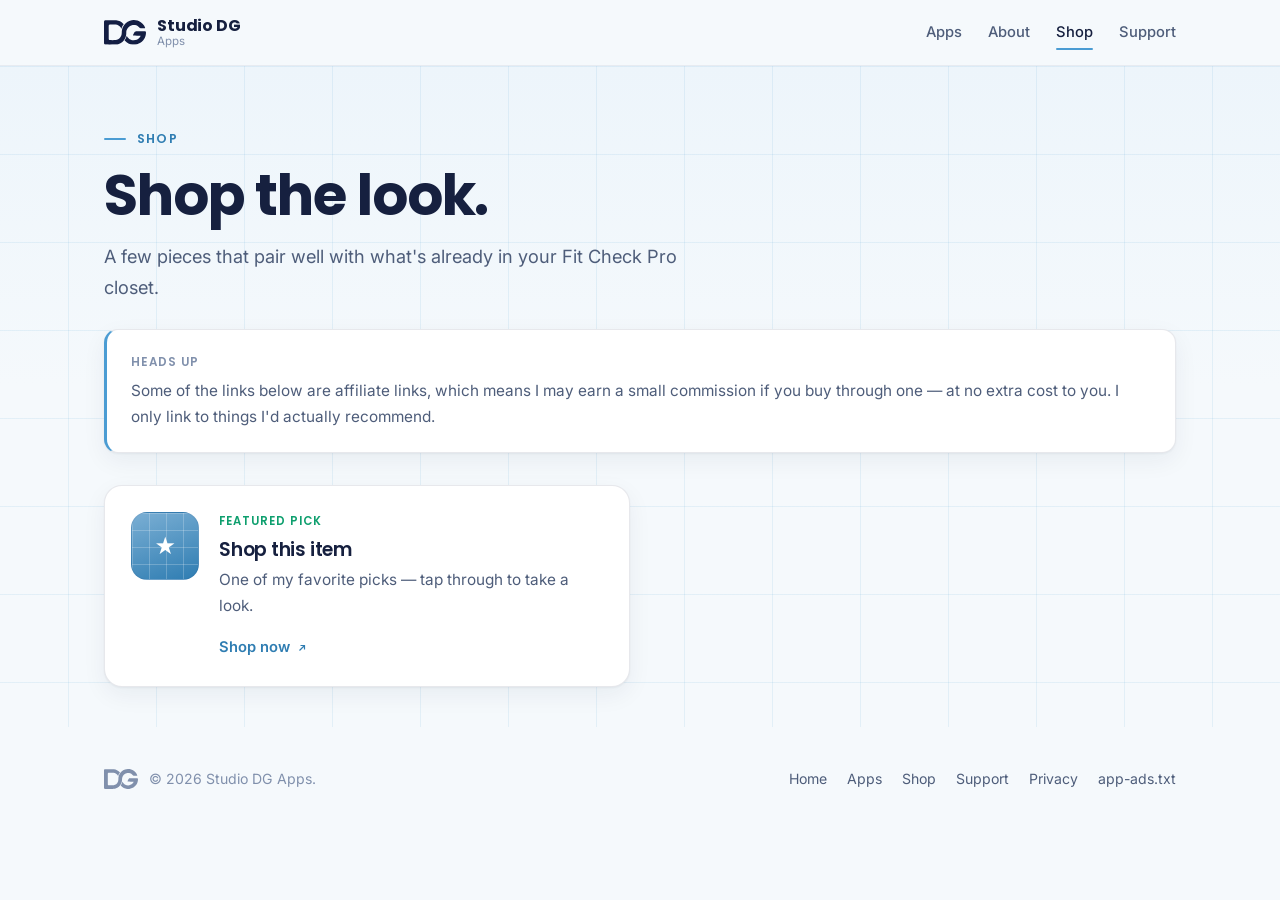
<file: shop.html>
<!doctype html>
<html lang="en">
<head>
  <meta charset="utf-8" />
  <meta name="viewport" content="width=device-width, initial-scale=1" />
  <title>Shop | Studio DG Apps</title>
  <meta name="description" content="A few picks that pair with your Fit Check Pro closet." />
  <link rel="canonical" href="https://dgreen-28.github.io/shop.html" />

  <link rel="icon" href="assets/favicon.svg" type="image/svg+xml" />
  <link rel="icon" href="assets/favicon-32.png" sizes="32x32" />
  <link rel="apple-touch-icon" href="assets/apple-touch-icon.png" />
  <meta name="theme-color" content="#D8EAF7" />
  <meta property="og:title" content="Shop | Studio DG Apps" />
  <meta property="og:description" content="A few picks that pair with your Fit Check Pro closet." />
  <meta property="og:image" content="https://dgreen-28.github.io/assets/og-image.png" />
  <meta name="twitter:card" content="summary_large_image" />

  <link rel="preconnect" href="https://fonts.googleapis.com" />
  <link rel="preconnect" href="https://fonts.gstatic.com" crossorigin />
  <link href="https://fonts.googleapis.com/css2?family=Poppins:wght@500;600;700&family=Inter:wght@400;500;600&display=swap" rel="stylesheet" />
  <link rel="stylesheet" href="styles.css" />
</head>
<body>

  <svg width="0" height="0" style="position:absolute" aria-hidden="true"><symbol id="dg" viewBox="0 0 2351 1380"><path d="M56.8169 1376.22C34.8916 1368.79 21.651 1356.64 8.69514 1331.52L1.07824 1316.66L0.224039 698.907C-0.345449 144.531 -0.0606899 79.95 3.85454 67.4988C10.6172 46.7219 22.1493 31.9456 39.3052 21.8946L54.4678 12.9688H355.371C589.36 12.9688 662.468 13.8689 684.393 16.7942C843.28 38.9962 965.009 98.2517 1074.42 206.712C1105.1 236.94 1105.1 236.64 1089.87 255.616C1045.45 310.146 1001.88 399.33 985.012 470.136C982.164 481.687 979.103 491.438 978.249 491.438C977.395 491.438 972.626 482.287 967.287 470.661C941.161 413.206 875.314 345.325 809.538 307.971C765.688 283.369 707.173 263.792 656.844 257.266C639.688 255.166 577.828 254.266 470.693 254.866C320.561 255.766 309.812 256.066 300.558 261.392C286.748 269.118 275.5 280.669 269.094 294.02C263.47 305.271 263.47 310.896 263.755 690.732C264.324 1114.75 263.185 1086.62 281.765 1107.02C286.819 1112.65 295.86 1119.77 301.982 1123.3C313.229 1129.82 314.368 1129.82 477.74 1129.82C626.804 1129.82 644.743 1129.22 670.37 1124.2C796.938 1099.29 902.08 1016.04 955.826 898.726C983.659 838.27 991.276 796.492 995.191 688.031C996.9 642.727 998.822 601.548 999.676 596.448C1015.69 506.065 1028.93 457.76 1052.85 402.405C1128.24 229.364 1273.6 96.3015 1454.13 35.6209C1522.18 12.5187 1577.85 2.76786 1652.1 0.36764C1800.59 -4.3578 1939.76 36.521 2059.57 120.079C2136.3 173.709 2192.83 232.364 2242.09 309.996C2265.15 346.75 2295.26 407.805 2300.6 429.707C2303.66 442.759 2303.45 444.559 2298.04 451.91L2292.41 460.235L2171.75 461.135C2046.33 462.035 2031.16 461.135 2009.81 449.584C2004.18 446.359 1981.97 426.182 1960.62 404.88C1907.73 351.55 1864.73 321.922 1807.92 300.32C1732.25 271.593 1640.35 267.167 1561.33 288.769C1414.55 329.048 1305.42 436.008 1264.13 580.321C1253.17 618.575 1248.97 655.253 1247.26 727.56C1244.41 848.771 1227.04 932.629 1186.54 1020.31C1113.15 1180 969.422 1303.01 798.504 1352.44C727.674 1372.92 712.44 1374.95 591.851 1377.35C407.123 1381.47 70.7694 1380.57 56.9593 1376.15L56.8169 1376.22Z"/><path d="M1594.43 1376.15C1435.26 1358.97 1289.62 1283.96 1172.87 1158.93L1152.08 1136.72L1163.9 1121.05C1210.31 1060.29 1248.54 977.033 1263.99 904.726C1266.55 891.975 1270.18 881.625 1272.18 881.625C1273.88 881.625 1280.08 891.375 1285.7 903.226C1319.73 972.533 1397.04 1048.14 1473.28 1086.62C1640.28 1170.78 1841.38 1138.45 1971.86 1006.59C2015.43 962.407 2052.02 905.852 2049.46 886.575L2048.6 880.049L1848.93 878.549C1664.2 877.049 1648.39 876.749 1641.42 871.724C1618.92 856.347 1620.06 837.67 1645.62 794.991C1705.48 694.857 1715.1 680.006 1730.83 663.429C1744.92 648.578 1751.04 644.452 1766.85 639.127L1785.71 632.601H2042.19C2225.85 632.601 2301.17 633.501 2309.07 635.827C2323.66 640.552 2339.47 654.803 2345.66 669.28C2349.58 678.731 2351 688.857 2351 713.984C2351 768.814 2344.24 817.118 2327.94 879.299C2259.6 1141.82 2027.6 1340.67 1749.48 1374.72C1711.54 1379.45 1633.59 1380.05 1594.51 1375.92L1594.43 1376.15Z"/></symbol><symbol id="dg-lockup" viewBox="200 340 885 626"><g transform="translate(200.0,340.0) scale(0.37643556)"><path d="M56.8169 1376.22C34.8916 1368.79 21.651 1356.64 8.69514 1331.52L1.07824 1316.66L0.224039 698.907C-0.345449 144.531 -0.0606899 79.95 3.85454 67.4988C10.6172 46.7219 22.1493 31.9456 39.3052 21.8946L54.4678 12.9688H355.371C589.36 12.9688 662.468 13.8689 684.393 16.7942C843.28 38.9962 965.009 98.2517 1074.42 206.712C1105.1 236.94 1105.1 236.64 1089.87 255.616C1045.45 310.146 1001.88 399.33 985.012 470.136C982.164 481.687 979.103 491.438 978.249 491.438C977.395 491.438 972.626 482.287 967.287 470.661C941.161 413.206 875.314 345.325 809.538 307.971C765.688 283.369 707.173 263.792 656.844 257.266C639.688 255.166 577.828 254.266 470.693 254.866C320.561 255.766 309.812 256.066 300.558 261.392C286.748 269.118 275.5 280.669 269.094 294.02C263.47 305.271 263.47 310.896 263.755 690.732C264.324 1114.75 263.185 1086.62 281.765 1107.02C286.819 1112.65 295.86 1119.77 301.982 1123.3C313.229 1129.82 314.368 1129.82 477.74 1129.82C626.804 1129.82 644.743 1129.22 670.37 1124.2C796.938 1099.29 902.08 1016.04 955.826 898.726C983.659 838.27 991.276 796.492 995.191 688.031C996.9 642.727 998.822 601.548 999.676 596.448C1015.69 506.065 1028.93 457.76 1052.85 402.405C1128.24 229.364 1273.6 96.3015 1454.13 35.6209C1522.18 12.5187 1577.85 2.76786 1652.1 0.36764C1800.59 -4.3578 1939.76 36.521 2059.57 120.079C2136.3 173.709 2192.83 232.364 2242.09 309.996C2265.15 346.75 2295.26 407.805 2300.6 429.707C2303.66 442.759 2303.45 444.559 2298.04 451.91L2292.41 460.235L2171.75 461.135C2046.33 462.035 2031.16 461.135 2009.81 449.584C2004.18 446.359 1981.97 426.182 1960.62 404.88C1907.73 351.55 1864.73 321.922 1807.92 300.32C1732.25 271.593 1640.35 267.167 1561.33 288.769C1414.55 329.048 1305.42 436.008 1264.13 580.321C1253.17 618.575 1248.97 655.253 1247.26 727.56C1244.41 848.771 1227.04 932.629 1186.54 1020.31C1113.15 1180 969.422 1303.01 798.504 1352.44C727.674 1372.92 712.44 1374.95 591.851 1377.35C407.123 1381.47 70.7694 1380.57 56.9593 1376.15L56.8169 1376.22Z"/><path d="M1594.43 1376.15C1435.26 1358.97 1289.62 1283.96 1172.87 1158.93L1152.08 1136.72L1163.9 1121.05C1210.31 1060.29 1248.54 977.033 1263.99 904.726C1266.55 891.975 1270.18 881.625 1272.18 881.625C1273.88 881.625 1280.08 891.375 1285.7 903.226C1319.73 972.533 1397.04 1048.14 1473.28 1086.62C1640.28 1170.78 1841.38 1138.45 1971.86 1006.59C2015.43 962.407 2052.02 905.852 2049.46 886.575L2048.6 880.049L1848.93 878.549C1664.2 877.049 1648.39 876.749 1641.42 871.724C1618.92 856.347 1620.06 837.67 1645.62 794.991C1705.48 694.857 1715.1 680.006 1730.83 663.429C1744.92 648.578 1751.04 644.452 1766.85 639.127L1785.71 632.601H2042.19C2225.85 632.601 2301.17 633.501 2309.07 635.827C2323.66 640.552 2339.47 654.803 2345.66 669.28C2349.58 678.731 2351 688.857 2351 713.984C2351 768.814 2344.24 817.118 2327.94 879.299C2259.6 1141.82 2027.6 1340.67 1749.48 1374.72C1711.54 1379.45 1633.59 1380.05 1594.51 1375.92L1594.43 1376.15Z"/></g><g transform="translate(392.500,665.535) scale(0.93023256)"><path d="M50.41 322.50 c-2.73 -0.67 -6.52 -2.41 -8.85 -4.07 -2.29 -1.70 -2.29 -3.20 -0.04 -5.81 0.87 -1.03 1.86 -2.25 2.21 -2.77 0.91 -1.42 3.08 -1.30 4.94 0.24 4.54 3.75 11.10 4.58 13.71 1.82 1.98 -2.09 0.43 -3.32 -6.68 -5.17 -11.42 -3 -14.38 -5.81 -14.38 -13.43 0 -4.19 0.75 -6.32 3.12 -8.61 5.29 -5.17 16.35 -6.08 24.33 -2.01 4.98 2.49 5.37 3.99 2.25 8.10 -1.86 2.45 -2.21 2.73 -3.44 2.73 -0.83 0 -2.09 -0.47 -3.16 -1.15 -2.21 -1.42 -5.14 -2.41 -6.99 -2.41 -2.84 0 -5.69 2.09 -4.86 3.59 0.59 1.15 2.09 1.74 8.37 3.48 10.94 3 12.92 4.82 13.23 11.97 0.20 4.50 -0.43 6.91 -2.45 9.24 -1.54 1.82 -4.58 3.59 -7.51 4.35 -2.65 0.71 -10.78 0.67 -13.83 -0.08z M157.22 322.39 c-7.27 -2.33 -11.02 -6.95 -11.89 -14.50 -0.20 -1.94 -0.32 -8.77 -0.28 -15.17 l0.12 -11.65 5.21 -0.12 5.21 -0.12 0.12 13 0.12 12.96 0.99 1.94 c2.01 3.87 6.95 5.65 10.63 3.79 1.90 -0.99 3.79 -3.16 4.42 -5.06 0.32 -1.03 0.55 -5.65 0.63 -14.02 l0.16 -12.56 5.14 0 5.14 0 -0.12 14.93 c-0.12 14.73 -0.16 14.93 -1.11 17.22 -1.15 2.84 -4.54 6.64 -7.07 7.94 -3.36 1.66 -5.81 2.17 -10.67 2.13 -3.28 0 -5.21 -0.20 -6.76 -0.71z M305.40 322.54 c-5.93 -1.66 -11.14 -5.81 -13.59 -10.86 -2.41 -4.90 -2.92 -10.67 -1.46 -16.31 0.95 -3.83 2.33 -6.16 5.33 -9.16 4.23 -4.23 9.36 -6.12 16.51 -6.12 7.35 0 11.97 1.78 16.47 6.32 4.07 4.11 5.93 8.85 5.93 15.33 0 8.10 -3.04 13.87 -9.48 18.01 -3.95 2.57 -6.04 3.12 -12.25 3.28 -3.83 0.08 -5.93 -0.08 -7.47 -0.47z m11.30 -10.27 c4.07 -1.86 6.91 -6 6.99 -10.27 0.12 -6.44 -6.24 -12.56 -12.40 -11.97 -5.65 0.55 -10.74 5.93 -10.82 11.38 -0.04 3.83 2.49 8.10 6 10.15 3.79 2.25 6.48 2.41 10.23 0.71z M450.57 322.50 c-5.37 -1.30 -10.74 -5.33 -13.19 -9.95 -1.78 -3.36 -2.45 -6.32 -2.41 -10.94 0.04 -6.99 1.90 -11.65 6.36 -15.80 4.54 -4.23 10.03 -5.96 17.46 -5.61 5.53 0.28 9.88 1.74 13.59 4.54 1.03 0.79 1.26 1.22 1.26 2.53 0 1.30 -0.36 1.98 -2.25 4.27 -2.73 3.28 -3.52 3.44 -6.40 1.34 -2.80 -1.98 -6.08 -3.08 -8.49 -2.77 -4.15 0.47 -8.06 3.40 -9.84 7.31 -2.69 5.93 1.11 13.35 7.94 15.45 3.12 0.99 5.21 0.83 8.26 -0.63 2.13 -1.03 2.84 -2.33 2.29 -4.07 -0.24 -0.75 -0.63 -0.83 -4.66 -0.91 l-4.42 -0.12 0 -4.54 0 -4.54 9.80 -0.12 9.76 -0.08 0 9.44 0 9.48 -2.13 1.50 c-3.52 2.45 -4.62 3 -8.14 3.91 -3.99 1.07 -11.10 1.22 -14.77 0.32z M103.50 306.74 l0 -16 -6.12 0 -6.12 0 0 -4.94 0 -4.94 17.78 0 17.82 0 -0.12 4.86 -0.12 4.82 -6.20 0.12 -6.24 0.12 0 15.96 0 16 -5.33 0 -5.33 0 0 -16z M203.36 302.52 c-0.08 -11.14 -0.04 -20.58 0.04 -20.94 0.12 -0.67 0.91 -0.71 10.07 -0.71 11.30 0 13.79 0.36 18.25 2.57 3.83 1.86 7.51 5.73 9.05 9.52 0.95 2.29 1.15 3.44 1.30 7.27 0.28 7.23 -0.95 11.26 -4.70 15.21 -5.53 5.85 -10.86 7.31 -26.70 7.31 l-7.19 0 -0.12 -20.23z m20.42 9.32 c3.95 -1.38 7.70 -6.36 7.70 -10.23 0 -3.59 -2.84 -7.70 -6.64 -9.56 -1.98 -0.95 -2.80 -1.11 -6.68 -1.26 l-4.46 -0.12 0 10.82 c0 5.96 0.12 10.98 0.32 11.14 0.47 0.55 7.66 -0.04 9.76 -0.79z M260.33 301.80 l0 -20.94 5.33 0 5.33 0 0 20.94 0 20.94 -5.33 0 -5.33 0 0 -20.94z M380.81 301.80 l0 -20.94 10.19 0 c7.43 0 10.90 0.16 12.92 0.59 8.61 1.82 14.50 8.14 15.68 16.87 1.42 10.63 -3.67 19.28 -13.35 22.64 -3.48 1.22 -9.20 1.70 -19.79 1.74 l-5.65 0.04 0 -20.94z m20.27 10.03 c2.57 -0.87 5.89 -3.95 6.99 -6.52 2.17 -5.14 -0.20 -10.71 -5.77 -13.43 -1.62 -0.79 -2.65 -0.95 -6.56 -1.07 l-4.66 -0.16 0 10.82 c0 5.96 0.12 10.98 0.32 11.18 0.47 0.47 7.62 -0.12 9.68 -0.83z"/></g><rect x="288.71" y="944" width="96" height="3"/><rect x="880.29" y="944" width="96" height="3"/></symbol></svg>

  <header class="site-header">
    <nav class="nav" aria-label="Main">
      <a class="brand" href="index.html">
        <svg viewBox="0 0 2351 1380" fill="currentColor" aria-hidden="true"><use href="#dg" /></svg>
        <span class="brand-text">
          <span class="brand-name">Studio DG</span>
          <span class="brand-sub">Apps</span>
        </span>
      </a>
      <div class="nav-links">
        <a href="index.html#apps">Apps</a>
        <a href="index.html#about">About</a>
        <a href="shop.html" class="is-current">Shop</a>
        <a href="support.html">Support</a>
      </div>
    </nav>
  </header>

  <main class="page sheet">
    <div class="wrap">
      <p class="eyebrow">Shop</p>
      <h1>Shop the look.</h1>
      <p class="lead">
        A few pieces that pair well with what's already in your
        Fit&nbsp;Check&nbsp;Pro closet.
      </p>

      <div class="callout" style="border-left-color:var(--carolina)">
        <p class="label">Heads up</p>
        <p style="margin-bottom:0;font-size:.96rem">
          Some of the links below are affiliate links, which means I may earn a
          small commission if you buy through one &mdash; at no extra cost to you.
          I only link to things I'd actually recommend.
        </p>
      </div>

      <div class="apps" style="margin-top:32px">
        <article class="app-card">
          <div class="app-icon tile" aria-hidden="true"><span>&#9733;</span></div>
          <div>
            <div class="app-topline">Featured pick</div>
            <h3>Shop this item</h3>
            <p>One of my favorite picks &mdash; tap through to take a look.</p>
            <div class="card-actions">
              <a href="https://sovrn.co/huobbc3" target="_blank" rel="noopener sponsored">
                Shop now
                <svg width="12" height="12" viewBox="0 0 24 24" fill="none" stroke="currentColor" stroke-width="2.4" aria-hidden="true"><path d="M7 17 17 7M9 7h8v8"/></svg>
              </a>
            </div>
          </div>
        </article>
      </div>

      <!-- TO ADD A PRODUCT: copy the <article class="app-card"> block above and
           change the topline, title, copy and link. -->
    </div>
  </main>

  <footer class="footer">
    <div class="footer-inner">
      <div class="footer-brand">
        <svg viewBox="0 0 2351 1380" fill="currentColor" aria-hidden="true"><use href="#dg" /></svg>
        <p>&copy; <span id="year"></span> Studio DG Apps.</p>
      </div>
      <div class="footer-links">
        <a href="index.html">Home</a>
        <a href="index.html#apps">Apps</a>
        <a href="shop.html">Shop</a>
        <a href="support.html">Support</a>
        <a href="privacy.html">Privacy</a>
        <a href="app-ads.txt">app-ads.txt</a>
      </div>
    </div>
  </footer>

  <script>
    document.getElementById('year').textContent = new Date().getFullYear();
  </script>
</body>
</html>
</file>
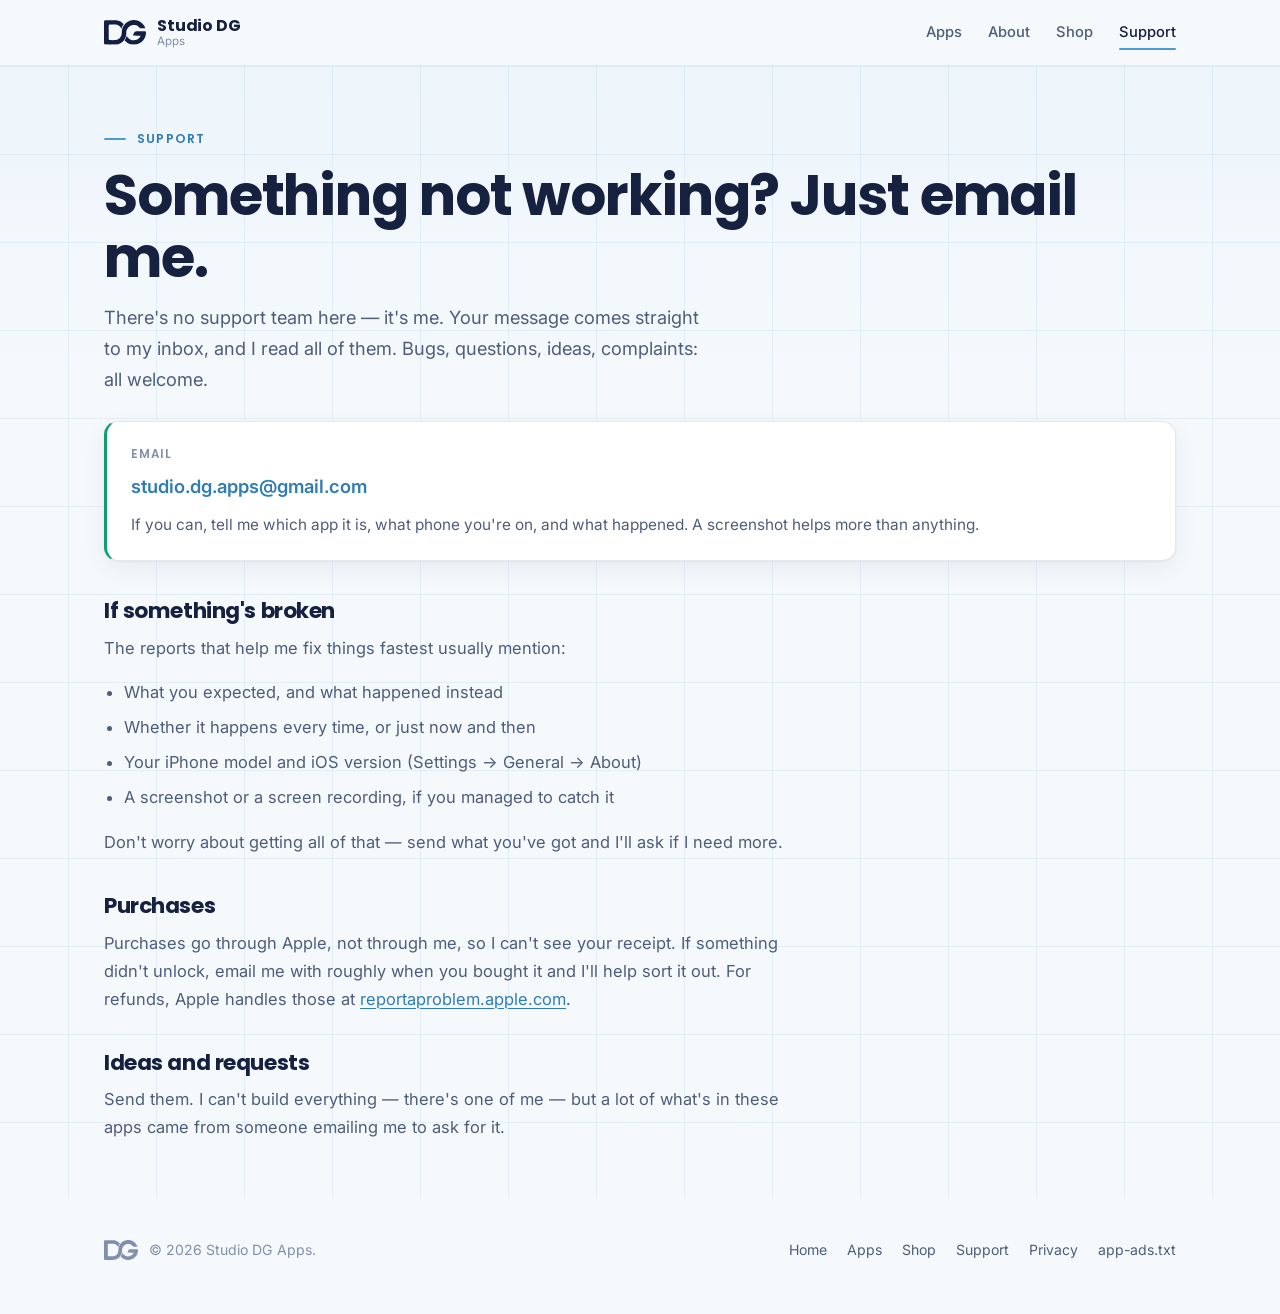
<file: support.html>
<!doctype html>
<html lang="en">
<head>
  <meta charset="utf-8" />
  <meta name="viewport" content="width=device-width, initial-scale=1" />
  <title>Support | Studio DG Apps</title>
  <meta name="description" content="Need help with one of my apps? Email me directly - I read every message." />
  <link rel="canonical" href="https://dgreen-28.github.io/support.html" />

  <link rel="icon" href="assets/favicon.svg" type="image/svg+xml" />
  <link rel="icon" href="assets/favicon-32.png" sizes="32x32" />
  <link rel="apple-touch-icon" href="assets/apple-touch-icon.png" />
  <meta name="theme-color" content="#D8EAF7" />
  <meta property="og:title" content="Support | Studio DG Apps" />
  <meta property="og:description" content="Need help with one of my apps? Email me directly - I read every message." />
  <meta property="og:image" content="https://dgreen-28.github.io/assets/og-image.png" />
  <meta name="twitter:card" content="summary_large_image" />

  <link rel="preconnect" href="https://fonts.googleapis.com" />
  <link rel="preconnect" href="https://fonts.gstatic.com" crossorigin />
  <link href="https://fonts.googleapis.com/css2?family=Poppins:wght@500;600;700&family=Inter:wght@400;500;600&display=swap" rel="stylesheet" />
  <link rel="stylesheet" href="styles.css" />
</head>
<body>

  <svg width="0" height="0" style="position:absolute" aria-hidden="true"><symbol id="dg" viewBox="0 0 2351 1380"><path d="M56.8169 1376.22C34.8916 1368.79 21.651 1356.64 8.69514 1331.52L1.07824 1316.66L0.224039 698.907C-0.345449 144.531 -0.0606899 79.95 3.85454 67.4988C10.6172 46.7219 22.1493 31.9456 39.3052 21.8946L54.4678 12.9688H355.371C589.36 12.9688 662.468 13.8689 684.393 16.7942C843.28 38.9962 965.009 98.2517 1074.42 206.712C1105.1 236.94 1105.1 236.64 1089.87 255.616C1045.45 310.146 1001.88 399.33 985.012 470.136C982.164 481.687 979.103 491.438 978.249 491.438C977.395 491.438 972.626 482.287 967.287 470.661C941.161 413.206 875.314 345.325 809.538 307.971C765.688 283.369 707.173 263.792 656.844 257.266C639.688 255.166 577.828 254.266 470.693 254.866C320.561 255.766 309.812 256.066 300.558 261.392C286.748 269.118 275.5 280.669 269.094 294.02C263.47 305.271 263.47 310.896 263.755 690.732C264.324 1114.75 263.185 1086.62 281.765 1107.02C286.819 1112.65 295.86 1119.77 301.982 1123.3C313.229 1129.82 314.368 1129.82 477.74 1129.82C626.804 1129.82 644.743 1129.22 670.37 1124.2C796.938 1099.29 902.08 1016.04 955.826 898.726C983.659 838.27 991.276 796.492 995.191 688.031C996.9 642.727 998.822 601.548 999.676 596.448C1015.69 506.065 1028.93 457.76 1052.85 402.405C1128.24 229.364 1273.6 96.3015 1454.13 35.6209C1522.18 12.5187 1577.85 2.76786 1652.1 0.36764C1800.59 -4.3578 1939.76 36.521 2059.57 120.079C2136.3 173.709 2192.83 232.364 2242.09 309.996C2265.15 346.75 2295.26 407.805 2300.6 429.707C2303.66 442.759 2303.45 444.559 2298.04 451.91L2292.41 460.235L2171.75 461.135C2046.33 462.035 2031.16 461.135 2009.81 449.584C2004.18 446.359 1981.97 426.182 1960.62 404.88C1907.73 351.55 1864.73 321.922 1807.92 300.32C1732.25 271.593 1640.35 267.167 1561.33 288.769C1414.55 329.048 1305.42 436.008 1264.13 580.321C1253.17 618.575 1248.97 655.253 1247.26 727.56C1244.41 848.771 1227.04 932.629 1186.54 1020.31C1113.15 1180 969.422 1303.01 798.504 1352.44C727.674 1372.92 712.44 1374.95 591.851 1377.35C407.123 1381.47 70.7694 1380.57 56.9593 1376.15L56.8169 1376.22Z"/><path d="M1594.43 1376.15C1435.26 1358.97 1289.62 1283.96 1172.87 1158.93L1152.08 1136.72L1163.9 1121.05C1210.31 1060.29 1248.54 977.033 1263.99 904.726C1266.55 891.975 1270.18 881.625 1272.18 881.625C1273.88 881.625 1280.08 891.375 1285.7 903.226C1319.73 972.533 1397.04 1048.14 1473.28 1086.62C1640.28 1170.78 1841.38 1138.45 1971.86 1006.59C2015.43 962.407 2052.02 905.852 2049.46 886.575L2048.6 880.049L1848.93 878.549C1664.2 877.049 1648.39 876.749 1641.42 871.724C1618.92 856.347 1620.06 837.67 1645.62 794.991C1705.48 694.857 1715.1 680.006 1730.83 663.429C1744.92 648.578 1751.04 644.452 1766.85 639.127L1785.71 632.601H2042.19C2225.85 632.601 2301.17 633.501 2309.07 635.827C2323.66 640.552 2339.47 654.803 2345.66 669.28C2349.58 678.731 2351 688.857 2351 713.984C2351 768.814 2344.24 817.118 2327.94 879.299C2259.6 1141.82 2027.6 1340.67 1749.48 1374.72C1711.54 1379.45 1633.59 1380.05 1594.51 1375.92L1594.43 1376.15Z"/></symbol><symbol id="dg-lockup" viewBox="200 340 885 626"><g transform="translate(200.0,340.0) scale(0.37643556)"><path d="M56.8169 1376.22C34.8916 1368.79 21.651 1356.64 8.69514 1331.52L1.07824 1316.66L0.224039 698.907C-0.345449 144.531 -0.0606899 79.95 3.85454 67.4988C10.6172 46.7219 22.1493 31.9456 39.3052 21.8946L54.4678 12.9688H355.371C589.36 12.9688 662.468 13.8689 684.393 16.7942C843.28 38.9962 965.009 98.2517 1074.42 206.712C1105.1 236.94 1105.1 236.64 1089.87 255.616C1045.45 310.146 1001.88 399.33 985.012 470.136C982.164 481.687 979.103 491.438 978.249 491.438C977.395 491.438 972.626 482.287 967.287 470.661C941.161 413.206 875.314 345.325 809.538 307.971C765.688 283.369 707.173 263.792 656.844 257.266C639.688 255.166 577.828 254.266 470.693 254.866C320.561 255.766 309.812 256.066 300.558 261.392C286.748 269.118 275.5 280.669 269.094 294.02C263.47 305.271 263.47 310.896 263.755 690.732C264.324 1114.75 263.185 1086.62 281.765 1107.02C286.819 1112.65 295.86 1119.77 301.982 1123.3C313.229 1129.82 314.368 1129.82 477.74 1129.82C626.804 1129.82 644.743 1129.22 670.37 1124.2C796.938 1099.29 902.08 1016.04 955.826 898.726C983.659 838.27 991.276 796.492 995.191 688.031C996.9 642.727 998.822 601.548 999.676 596.448C1015.69 506.065 1028.93 457.76 1052.85 402.405C1128.24 229.364 1273.6 96.3015 1454.13 35.6209C1522.18 12.5187 1577.85 2.76786 1652.1 0.36764C1800.59 -4.3578 1939.76 36.521 2059.57 120.079C2136.3 173.709 2192.83 232.364 2242.09 309.996C2265.15 346.75 2295.26 407.805 2300.6 429.707C2303.66 442.759 2303.45 444.559 2298.04 451.91L2292.41 460.235L2171.75 461.135C2046.33 462.035 2031.16 461.135 2009.81 449.584C2004.18 446.359 1981.97 426.182 1960.62 404.88C1907.73 351.55 1864.73 321.922 1807.92 300.32C1732.25 271.593 1640.35 267.167 1561.33 288.769C1414.55 329.048 1305.42 436.008 1264.13 580.321C1253.17 618.575 1248.97 655.253 1247.26 727.56C1244.41 848.771 1227.04 932.629 1186.54 1020.31C1113.15 1180 969.422 1303.01 798.504 1352.44C727.674 1372.92 712.44 1374.95 591.851 1377.35C407.123 1381.47 70.7694 1380.57 56.9593 1376.15L56.8169 1376.22Z"/><path d="M1594.43 1376.15C1435.26 1358.97 1289.62 1283.96 1172.87 1158.93L1152.08 1136.72L1163.9 1121.05C1210.31 1060.29 1248.54 977.033 1263.99 904.726C1266.55 891.975 1270.18 881.625 1272.18 881.625C1273.88 881.625 1280.08 891.375 1285.7 903.226C1319.73 972.533 1397.04 1048.14 1473.28 1086.62C1640.28 1170.78 1841.38 1138.45 1971.86 1006.59C2015.43 962.407 2052.02 905.852 2049.46 886.575L2048.6 880.049L1848.93 878.549C1664.2 877.049 1648.39 876.749 1641.42 871.724C1618.92 856.347 1620.06 837.67 1645.62 794.991C1705.48 694.857 1715.1 680.006 1730.83 663.429C1744.92 648.578 1751.04 644.452 1766.85 639.127L1785.71 632.601H2042.19C2225.85 632.601 2301.17 633.501 2309.07 635.827C2323.66 640.552 2339.47 654.803 2345.66 669.28C2349.58 678.731 2351 688.857 2351 713.984C2351 768.814 2344.24 817.118 2327.94 879.299C2259.6 1141.82 2027.6 1340.67 1749.48 1374.72C1711.54 1379.45 1633.59 1380.05 1594.51 1375.92L1594.43 1376.15Z"/></g><g transform="translate(392.500,665.535) scale(0.93023256)"><path d="M50.41 322.50 c-2.73 -0.67 -6.52 -2.41 -8.85 -4.07 -2.29 -1.70 -2.29 -3.20 -0.04 -5.81 0.87 -1.03 1.86 -2.25 2.21 -2.77 0.91 -1.42 3.08 -1.30 4.94 0.24 4.54 3.75 11.10 4.58 13.71 1.82 1.98 -2.09 0.43 -3.32 -6.68 -5.17 -11.42 -3 -14.38 -5.81 -14.38 -13.43 0 -4.19 0.75 -6.32 3.12 -8.61 5.29 -5.17 16.35 -6.08 24.33 -2.01 4.98 2.49 5.37 3.99 2.25 8.10 -1.86 2.45 -2.21 2.73 -3.44 2.73 -0.83 0 -2.09 -0.47 -3.16 -1.15 -2.21 -1.42 -5.14 -2.41 -6.99 -2.41 -2.84 0 -5.69 2.09 -4.86 3.59 0.59 1.15 2.09 1.74 8.37 3.48 10.94 3 12.92 4.82 13.23 11.97 0.20 4.50 -0.43 6.91 -2.45 9.24 -1.54 1.82 -4.58 3.59 -7.51 4.35 -2.65 0.71 -10.78 0.67 -13.83 -0.08z M157.22 322.39 c-7.27 -2.33 -11.02 -6.95 -11.89 -14.50 -0.20 -1.94 -0.32 -8.77 -0.28 -15.17 l0.12 -11.65 5.21 -0.12 5.21 -0.12 0.12 13 0.12 12.96 0.99 1.94 c2.01 3.87 6.95 5.65 10.63 3.79 1.90 -0.99 3.79 -3.16 4.42 -5.06 0.32 -1.03 0.55 -5.65 0.63 -14.02 l0.16 -12.56 5.14 0 5.14 0 -0.12 14.93 c-0.12 14.73 -0.16 14.93 -1.11 17.22 -1.15 2.84 -4.54 6.64 -7.07 7.94 -3.36 1.66 -5.81 2.17 -10.67 2.13 -3.28 0 -5.21 -0.20 -6.76 -0.71z M305.40 322.54 c-5.93 -1.66 -11.14 -5.81 -13.59 -10.86 -2.41 -4.90 -2.92 -10.67 -1.46 -16.31 0.95 -3.83 2.33 -6.16 5.33 -9.16 4.23 -4.23 9.36 -6.12 16.51 -6.12 7.35 0 11.97 1.78 16.47 6.32 4.07 4.11 5.93 8.85 5.93 15.33 0 8.10 -3.04 13.87 -9.48 18.01 -3.95 2.57 -6.04 3.12 -12.25 3.28 -3.83 0.08 -5.93 -0.08 -7.47 -0.47z m11.30 -10.27 c4.07 -1.86 6.91 -6 6.99 -10.27 0.12 -6.44 -6.24 -12.56 -12.40 -11.97 -5.65 0.55 -10.74 5.93 -10.82 11.38 -0.04 3.83 2.49 8.10 6 10.15 3.79 2.25 6.48 2.41 10.23 0.71z M450.57 322.50 c-5.37 -1.30 -10.74 -5.33 -13.19 -9.95 -1.78 -3.36 -2.45 -6.32 -2.41 -10.94 0.04 -6.99 1.90 -11.65 6.36 -15.80 4.54 -4.23 10.03 -5.96 17.46 -5.61 5.53 0.28 9.88 1.74 13.59 4.54 1.03 0.79 1.26 1.22 1.26 2.53 0 1.30 -0.36 1.98 -2.25 4.27 -2.73 3.28 -3.52 3.44 -6.40 1.34 -2.80 -1.98 -6.08 -3.08 -8.49 -2.77 -4.15 0.47 -8.06 3.40 -9.84 7.31 -2.69 5.93 1.11 13.35 7.94 15.45 3.12 0.99 5.21 0.83 8.26 -0.63 2.13 -1.03 2.84 -2.33 2.29 -4.07 -0.24 -0.75 -0.63 -0.83 -4.66 -0.91 l-4.42 -0.12 0 -4.54 0 -4.54 9.80 -0.12 9.76 -0.08 0 9.44 0 9.48 -2.13 1.50 c-3.52 2.45 -4.62 3 -8.14 3.91 -3.99 1.07 -11.10 1.22 -14.77 0.32z M103.50 306.74 l0 -16 -6.12 0 -6.12 0 0 -4.94 0 -4.94 17.78 0 17.82 0 -0.12 4.86 -0.12 4.82 -6.20 0.12 -6.24 0.12 0 15.96 0 16 -5.33 0 -5.33 0 0 -16z M203.36 302.52 c-0.08 -11.14 -0.04 -20.58 0.04 -20.94 0.12 -0.67 0.91 -0.71 10.07 -0.71 11.30 0 13.79 0.36 18.25 2.57 3.83 1.86 7.51 5.73 9.05 9.52 0.95 2.29 1.15 3.44 1.30 7.27 0.28 7.23 -0.95 11.26 -4.70 15.21 -5.53 5.85 -10.86 7.31 -26.70 7.31 l-7.19 0 -0.12 -20.23z m20.42 9.32 c3.95 -1.38 7.70 -6.36 7.70 -10.23 0 -3.59 -2.84 -7.70 -6.64 -9.56 -1.98 -0.95 -2.80 -1.11 -6.68 -1.26 l-4.46 -0.12 0 10.82 c0 5.96 0.12 10.98 0.32 11.14 0.47 0.55 7.66 -0.04 9.76 -0.79z M260.33 301.80 l0 -20.94 5.33 0 5.33 0 0 20.94 0 20.94 -5.33 0 -5.33 0 0 -20.94z M380.81 301.80 l0 -20.94 10.19 0 c7.43 0 10.90 0.16 12.92 0.59 8.61 1.82 14.50 8.14 15.68 16.87 1.42 10.63 -3.67 19.28 -13.35 22.64 -3.48 1.22 -9.20 1.70 -19.79 1.74 l-5.65 0.04 0 -20.94z m20.27 10.03 c2.57 -0.87 5.89 -3.95 6.99 -6.52 2.17 -5.14 -0.20 -10.71 -5.77 -13.43 -1.62 -0.79 -2.65 -0.95 -6.56 -1.07 l-4.66 -0.16 0 10.82 c0 5.96 0.12 10.98 0.32 11.18 0.47 0.47 7.62 -0.12 9.68 -0.83z"/></g><rect x="288.71" y="944" width="96" height="3"/><rect x="880.29" y="944" width="96" height="3"/></symbol></svg>

  <header class="site-header">
    <nav class="nav" aria-label="Main">
      <a class="brand" href="index.html">
        <svg viewBox="0 0 2351 1380" fill="currentColor" aria-hidden="true"><use href="#dg" /></svg>
        <span class="brand-text">
          <span class="brand-name">Studio DG</span>
          <span class="brand-sub">Apps</span>
        </span>
      </a>
      <div class="nav-links">
        <a href="index.html#apps">Apps</a>
        <a href="index.html#about">About</a>
        <a href="shop.html">Shop</a>
        <a href="support.html" class="is-current">Support</a>
      </div>
    </nav>
  </header>

  <main class="page sheet">
    <div class="wrap">
      <p class="eyebrow">Support</p>
      <h1>Something not working? Just email me.</h1>
      <p class="lead">
        There's no support team here &mdash; it's me. Your message comes straight to
        my inbox, and I read all of them. Bugs, questions, ideas, complaints:
        all welcome.
      </p>

      <div class="callout">
        <p class="label">Email</p>
        <p style="font-size:1.15rem;color:var(--ink);font-weight:600;margin-bottom:10px">
          <a href="mailto:studio.dg.apps@gmail.com" style="color:var(--carolina-d);text-decoration:none">studio.dg.apps@gmail.com</a>
        </p>
        <p style="margin-bottom:0;font-size:.96rem">
          If you can, tell me which app it is, what phone you're on, and what
          happened. A screenshot helps more than anything.
        </p>
      </div>

      <div class="prose">
        <h2>If something's broken</h2>
        <p>The reports that help me fix things fastest usually mention:</p>
        <ul>
          <li>What you expected, and what happened instead</li>
          <li>Whether it happens every time, or just now and then</li>
          <li>Your iPhone model and iOS version (Settings &rarr; General &rarr; About)</li>
          <li>A screenshot or a screen recording, if you managed to catch it</li>
        </ul>
        <p>
          Don't worry about getting all of that &mdash; send what you've got and I'll
          ask if I need more.
        </p>

        <h2>Purchases</h2>
        <p>
          Purchases go through Apple, not through me, so I can't see your receipt.
          If something didn't unlock, email me with roughly when you bought it and
          I'll help sort it out. For refunds, Apple handles those at
          <a href="https://reportaproblem.apple.com" target="_blank" rel="noopener">reportaproblem.apple.com</a>.
        </p>

        <h2>Ideas and requests</h2>
        <p>
          Send them. I can't build everything &mdash; there's one of me &mdash; but a lot of
          what's in these apps came from someone emailing me to ask for it.
        </p>
      </div>
    </div>
  </main>

  <footer class="footer">
    <div class="footer-inner">
      <div class="footer-brand">
        <svg viewBox="0 0 2351 1380" fill="currentColor" aria-hidden="true"><use href="#dg" /></svg>
        <p>&copy; <span id="year"></span> Studio DG Apps.</p>
      </div>
      <div class="footer-links">
        <a href="index.html">Home</a>
        <a href="index.html#apps">Apps</a>
        <a href="shop.html">Shop</a>
        <a href="support.html">Support</a>
        <a href="privacy.html">Privacy</a>
        <a href="app-ads.txt">app-ads.txt</a>
      </div>
    </div>
  </footer>

  <script>
    document.getElementById('year').textContent = new Date().getFullYear();
  </script>
</body>
</html>
</file>
<file: styles.css>
/* ==========================================================================
   Studio DG Apps
   Light, friendly, Carolina blue. Blueprint grid kept from the logo.
   ========================================================================== */

:root {
  --paper:      #F5F9FC;
  --card:       #FFFFFF;
  --sky-1:      #D8EAF7;
  --sky-2:      #EDF5FB;

  --navy:       #131E43;
  --ink:        #16203F;
  --body-c:     #4E5D7A;
  --muted:      #8090AC;

  --carolina:   #4B9CD3;
  --carolina-d: #2F7DB2;
  --carolina-l: #7BAFD4;
  --emerald:    #0E9F6E;

  --line:       rgba(19, 30, 67, .10);
  --line-2:     rgba(19, 30, 67, .06);
  --grid:       rgba(75, 156, 211, .20);
  --grid-soft:  rgba(75, 156, 211, .11);

  --display: "Poppins", "Avenir Next", system-ui, sans-serif;
  --body:    "Inter", system-ui, -apple-system, "Segoe UI", sans-serif;

  --maxw: 1120px;
  --r:    18px;
  --shadow:    0 1px 2px rgba(19,30,67,.05), 0 8px 24px rgba(19,30,67,.06);
  --shadow-lg: 0 2px 4px rgba(19,30,67,.05), 0 18px 44px rgba(19,30,67,.10);
}

* { box-sizing: border-box; }
html { scroll-behavior: smooth; }

body {
  margin: 0;
  background: var(--paper);
  color: var(--body-c);
  font-family: var(--body);
  font-size: 16.5px;
  line-height: 1.7;
  -webkit-font-smoothing: antialiased;
  overflow-x: hidden;
}

img { max-width: 100%; display: block; }
a { color: inherit; }

.wrap { width: 100%; max-width: var(--maxw); margin: 0 auto; padding: 0 24px; }

/* --- blueprint grid, the part worth keeping ------------------------------- */
.sheet { position: relative; isolation: isolate; }
.sheet::before {
  content: "";
  position: absolute; inset: 0; z-index: -2;
  background-image:
    linear-gradient(var(--grid-soft) 1px, transparent 1px),
    linear-gradient(90deg, var(--grid-soft) 1px, transparent 1px);
  background-size: 88px 88px;
  background-position: center top;
}
.sheet-rings {
  position: absolute; top: 46%; left: 50%;
  transform: translate(-50%, -50%);
  width: min(1180px, 140vw);
  aspect-ratio: 1; z-index: -1;
  opacity: .55; pointer-events: none;
}
.sheet-rings circle, .sheet-rings line {
  fill: none; stroke: var(--carolina-l); stroke-width: 1;
}

/* --- type ----------------------------------------------------------------- */
h1, h2, h3 {
  font-family: var(--display); color: var(--ink);
  font-weight: 700; letter-spacing: -.02em; line-height: 1.14; margin: 0;
}
h1 { font-size: clamp(2.3rem, 5.2vw, 3.5rem); line-height: 1.1; }
h2 { font-size: clamp(1.7rem, 3.2vw, 2.3rem); }
h3 { font-size: 1.18rem; font-weight: 600; letter-spacing: -.012em; }
p  { margin: 0 0 1.05rem; }

.eyebrow {
  font-family: var(--display);
  font-size: .78rem; font-weight: 600;
  letter-spacing: .1em; text-transform: uppercase;
  color: var(--carolina-d);
  margin: 0 0 16px;
  display: flex; align-items: center; gap: 11px;
}
.eyebrow::before {
  content: ""; width: 22px; height: 2px; border-radius: 2px;
  background: var(--carolina); flex: none;
}
.lead { font-size: 1.14rem; max-width: 56ch; }

/* --- header --------------------------------------------------------------- */
.site-header {
  position: sticky; top: 0; z-index: 60;
  background: rgba(245, 249, 252, .88);
  backdrop-filter: blur(12px); -webkit-backdrop-filter: blur(12px);
  border-bottom: 1px solid var(--line-2);
}
.nav {
  max-width: var(--maxw); margin: 0 auto; padding: 15px 24px;
  display: flex; align-items: center; justify-content: space-between; gap: 24px;
}
.brand { display: flex; align-items: center; gap: 11px; text-decoration: none; }
.brand svg { width: 42px; height: auto; color: var(--navy); }
.brand-text { display: flex; flex-direction: column; line-height: 1.1; }
.brand-name {
  font-family: var(--display); font-weight: 700; font-size: 1rem;
  color: var(--ink); letter-spacing: -.01em; white-space: nowrap;
}
.brand-sub { font-size: .72rem; color: var(--muted); }
.nav-links { display: flex; align-items: center; gap: 26px; }
.nav-links a {
  text-decoration: none; color: var(--body-c);
  font-size: .92rem; font-weight: 500;
  padding: 5px 0; position: relative; transition: color .18s;
}
.nav-links a::after {
  content: ""; position: absolute; left: 0; right: 100%; bottom: 0; height: 2px;
  border-radius: 2px; background: var(--carolina); transition: right .22s ease;
}
.nav-links a:hover { color: var(--ink); }
.nav-links a:hover::after { right: 0; }
.nav-links a.is-current { color: var(--ink); }
.nav-links a.is-current::after { right: 0; }

/* --- buttons -------------------------------------------------------------- */
.actions { display: flex; flex-wrap: wrap; gap: 12px; margin-top: 28px; }
.button {
  display: inline-flex; align-items: center; gap: 9px;
  padding: 13px 24px; border-radius: 999px;
  font-family: var(--body); font-size: .95rem; font-weight: 600;
  text-decoration: none; border: 1.5px solid transparent;
  transition: transform .16s, background .2s, border-color .2s, box-shadow .2s;
}
.button:hover { transform: translateY(-1px); }
.button.primary {
  background: var(--carolina-d); color: #fff;
  box-shadow: 0 6px 16px rgba(47,125,178,.28);
}
.button.primary:hover { background: #2A6F9F; box-shadow: 0 8px 22px rgba(47,125,178,.34); }
.button.secondary { border-color: var(--carolina-l); color: var(--carolina-d); background: rgba(255,255,255,.7); }
.button.secondary:hover { border-color: var(--carolina-d); background: #fff; }

/* --- hero ----------------------------------------------------------------- */
.hero {
  position: relative;
  overflow: hidden;
  padding: 84px 0 88px;
  background: linear-gradient(175deg, var(--sky-1) 0%, var(--sky-2) 52%, var(--paper) 100%);
  border-bottom: 1px solid var(--line-2);
}
.hero .sheet-rings { opacity: .75; }
.hero-grid {
  display: grid; grid-template-columns: 1.1fr .9fr;
  gap: 60px; align-items: center;
}
.hero h1 { margin-bottom: 20px; }
.hero h1 em { font-style: normal; color: var(--carolina-d); }

.hero-card {
  position: relative;
  background: var(--card);
  border: 1px solid var(--line);
  border-radius: 24px;
  box-shadow: var(--shadow-lg);
  padding: 46px 40px 34px;
  display: grid; place-items: center;
}
.hero-card .lockup { width: min(300px, 82%); color: var(--navy); }
.hero-card .lockup svg { width: 100%; height: auto; }
.hero-card .caption {
  margin: 26px 0 0; text-align: center;
  font-size: .93rem; color: var(--muted);
}

/* --- greeting band -------------------------------------------------------- */
.band { background: var(--card); border-bottom: 1px solid var(--line-2); }
.band-inner {
  max-width: var(--maxw); margin: 0 auto; padding: 30px 24px;
  display: flex; flex-wrap: wrap; gap: 14px 34px; align-items: center; justify-content: center;
  text-align: center;
}
.band-inner p { margin: 0; font-size: 1.02rem; }
.band-inner strong { color: var(--ink); font-weight: 600; }

/* --- sections ------------------------------------------------------------- */
.section { padding: 78px 0; }
.section-heading { max-width: 58ch; margin-bottom: 40px; }
.section-heading p { margin-top: 12px; }

/* --- app cards ------------------------------------------------------------ */
.apps { display: grid; grid-template-columns: repeat(2, 1fr); gap: 20px; }
.app-card {
  background: var(--card);
  border: 1px solid var(--line);
  border-radius: var(--r);
  box-shadow: var(--shadow);
  padding: 26px;
  display: grid; grid-template-columns: 68px 1fr; gap: 20px;
  transition: transform .2s, box-shadow .2s, border-color .2s;
}
.app-card:hover {
  transform: translateY(-3px);
  box-shadow: var(--shadow-lg);
  border-color: var(--carolina-l);
}
.app-icon {
  width: 68px; height: 68px; border-radius: 16px;
  border: 1px solid var(--line-2); overflow: hidden; flex: none;
  background: var(--sky-2);
}
.app-icon img { width: 100%; height: 100%; object-fit: cover; }
.app-icon.tile {
  display: grid; place-items: center; position: relative;
  background: linear-gradient(160deg, var(--carolina-l), var(--carolina-d));
}
.app-icon.tile::before {
  content: ""; position: absolute; inset: 0;
  background-image:
    linear-gradient(rgba(255,255,255,.22) 1px, transparent 1px),
    linear-gradient(90deg, rgba(255,255,255,.22) 1px, transparent 1px);
  background-size: 17px 17px;
}
.app-icon.tile span {
  position: relative; font-family: var(--display); font-weight: 700;
  font-size: 1.5rem; color: #fff; letter-spacing: -.02em;
}
.app-topline {
  font-family: var(--display); font-size: .72rem; font-weight: 600;
  letter-spacing: .09em; text-transform: uppercase;
  color: var(--emerald); margin-bottom: 7px;
}
.app-card h3 { margin-bottom: 7px; }
.app-card p { font-size: .96rem; margin-bottom: 16px; }
.card-actions { display: flex; flex-wrap: wrap; gap: 18px; align-items: center; }
.card-actions a {
  font-size: .92rem; font-weight: 600; text-decoration: none;
  color: var(--carolina-d); display: inline-flex; align-items: center; gap: 6px;
  transition: gap .18s, color .18s;
}
.card-actions a:hover { gap: 9px; color: #245F8C; }
.card-actions a.sub { color: var(--muted); font-weight: 500; }
.card-actions a.sub:hover { color: var(--body-c); }

/* --- about ---------------------------------------------------------------- */
.about {
  background: var(--card);
  border-top: 1px solid var(--line-2);
  border-bottom: 1px solid var(--line-2);
}
.about-grid {
  display: grid; grid-template-columns: 1fr 1fr; gap: 56px; align-items: start;
}
.note {
  border-left: 3px solid var(--carolina);
  padding: 4px 0 4px 20px;
  color: var(--ink); font-size: 1.06rem;
}

/* --- footer --------------------------------------------------------------- */
.footer { padding: 40px 0 52px; }
.footer-inner {
  max-width: var(--maxw); margin: 0 auto; padding: 0 24px;
  display: flex; flex-wrap: wrap; gap: 20px; align-items: center; justify-content: space-between;
}
.footer-brand { display: flex; align-items: center; gap: 11px; }
.footer-brand svg { width: 34px; color: var(--muted); }
.footer p { margin: 0; font-size: .88rem; color: var(--muted); }
.footer-links { display: flex; flex-wrap: wrap; gap: 20px; }
.footer-links a { font-size: .88rem; color: var(--body-c); text-decoration: none; transition: color .18s; }
.footer-links a:hover { color: var(--carolina-d); }

/* --- inner pages ---------------------------------------------------------- */
.page {
  padding: 62px 0 40px;
  background: linear-gradient(180deg, var(--sky-2) 0%, var(--paper) 320px);
}
.page h1 { margin-bottom: 14px; }
.prose { max-width: 68ch; }
.prose h2 { font-size: 1.35rem; margin: 38px 0 10px; }
.prose ul { padding-left: 20px; }
.prose li { margin-bottom: 7px; }
.prose a { color: var(--carolina-d); text-decoration: underline; text-underline-offset: 3px; }
.prose .meta { font-size: .9rem; color: var(--muted); }
.callout {
  background: var(--card); border: 1px solid var(--line);
  border-left: 3px solid var(--emerald);
  border-radius: 14px; box-shadow: var(--shadow);
  padding: 22px 24px; margin: 26px 0;
}
.callout p:last-child { margin-bottom: 0; }
.callout .label {
  font-family: var(--display); font-size: .74rem; font-weight: 600;
  letter-spacing: .09em; text-transform: uppercase; color: var(--muted);
  margin-bottom: 6px;
}

/* --- responsive ----------------------------------------------------------- */
@media (max-width: 900px) {
  .hero-grid { grid-template-columns: 1fr; gap: 38px; }
  .hero { padding: 56px 0 62px; }
  .apps { grid-template-columns: 1fr; }
  .about-grid { grid-template-columns: 1fr; gap: 30px; }
  .section { padding: 58px 0; }
}
@media (max-width: 620px) {
  body { font-size: 16px; }
  .nav-links { gap: 15px; }
  .nav-links a { font-size: .86rem; }
  .brand-sub { display: none; }
  .hero-card { padding: 34px 24px 26px; }
  .app-card { grid-template-columns: 56px 1fr; gap: 16px; padding: 22px; }
  .app-icon { width: 56px; height: 56px; border-radius: 14px; }
}

@media (prefers-reduced-motion: reduce) {
  * { transition: none !important; animation: none !important; }
  html { scroll-behavior: auto; }
}
</file>
